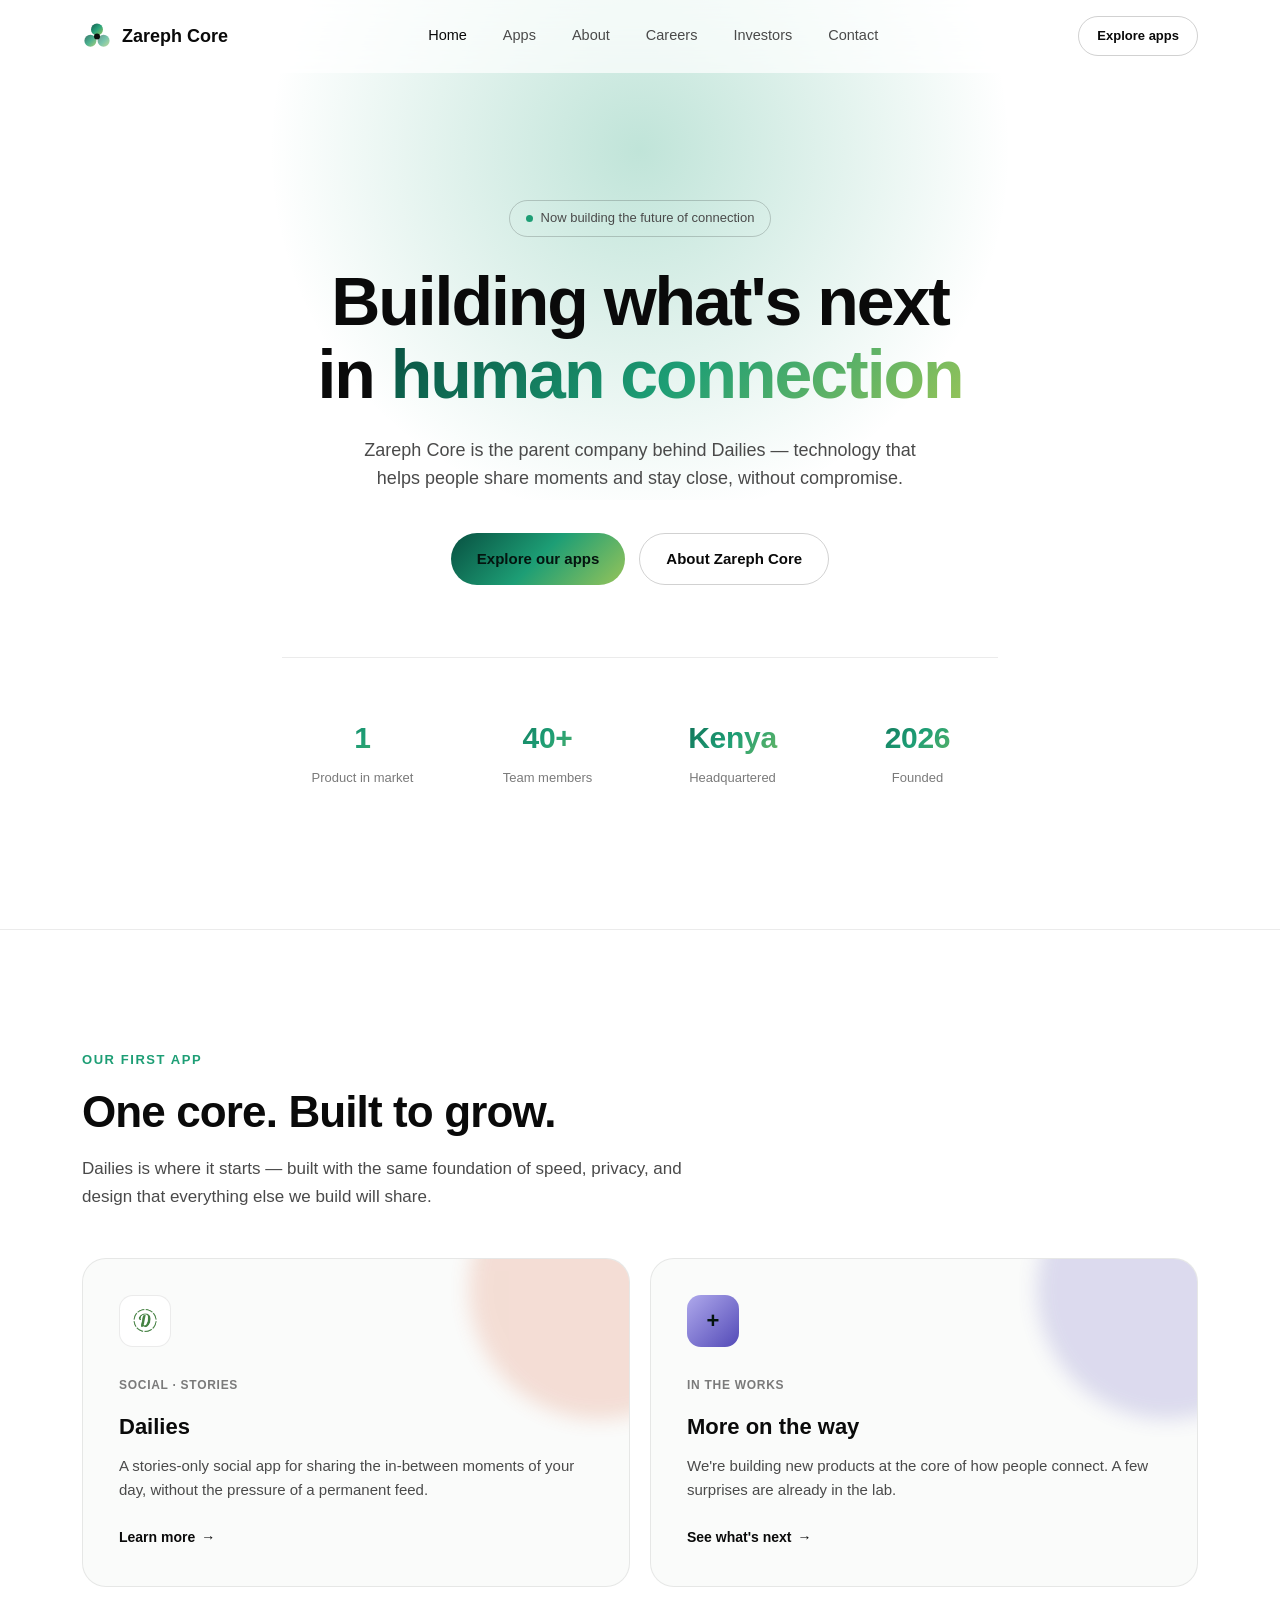
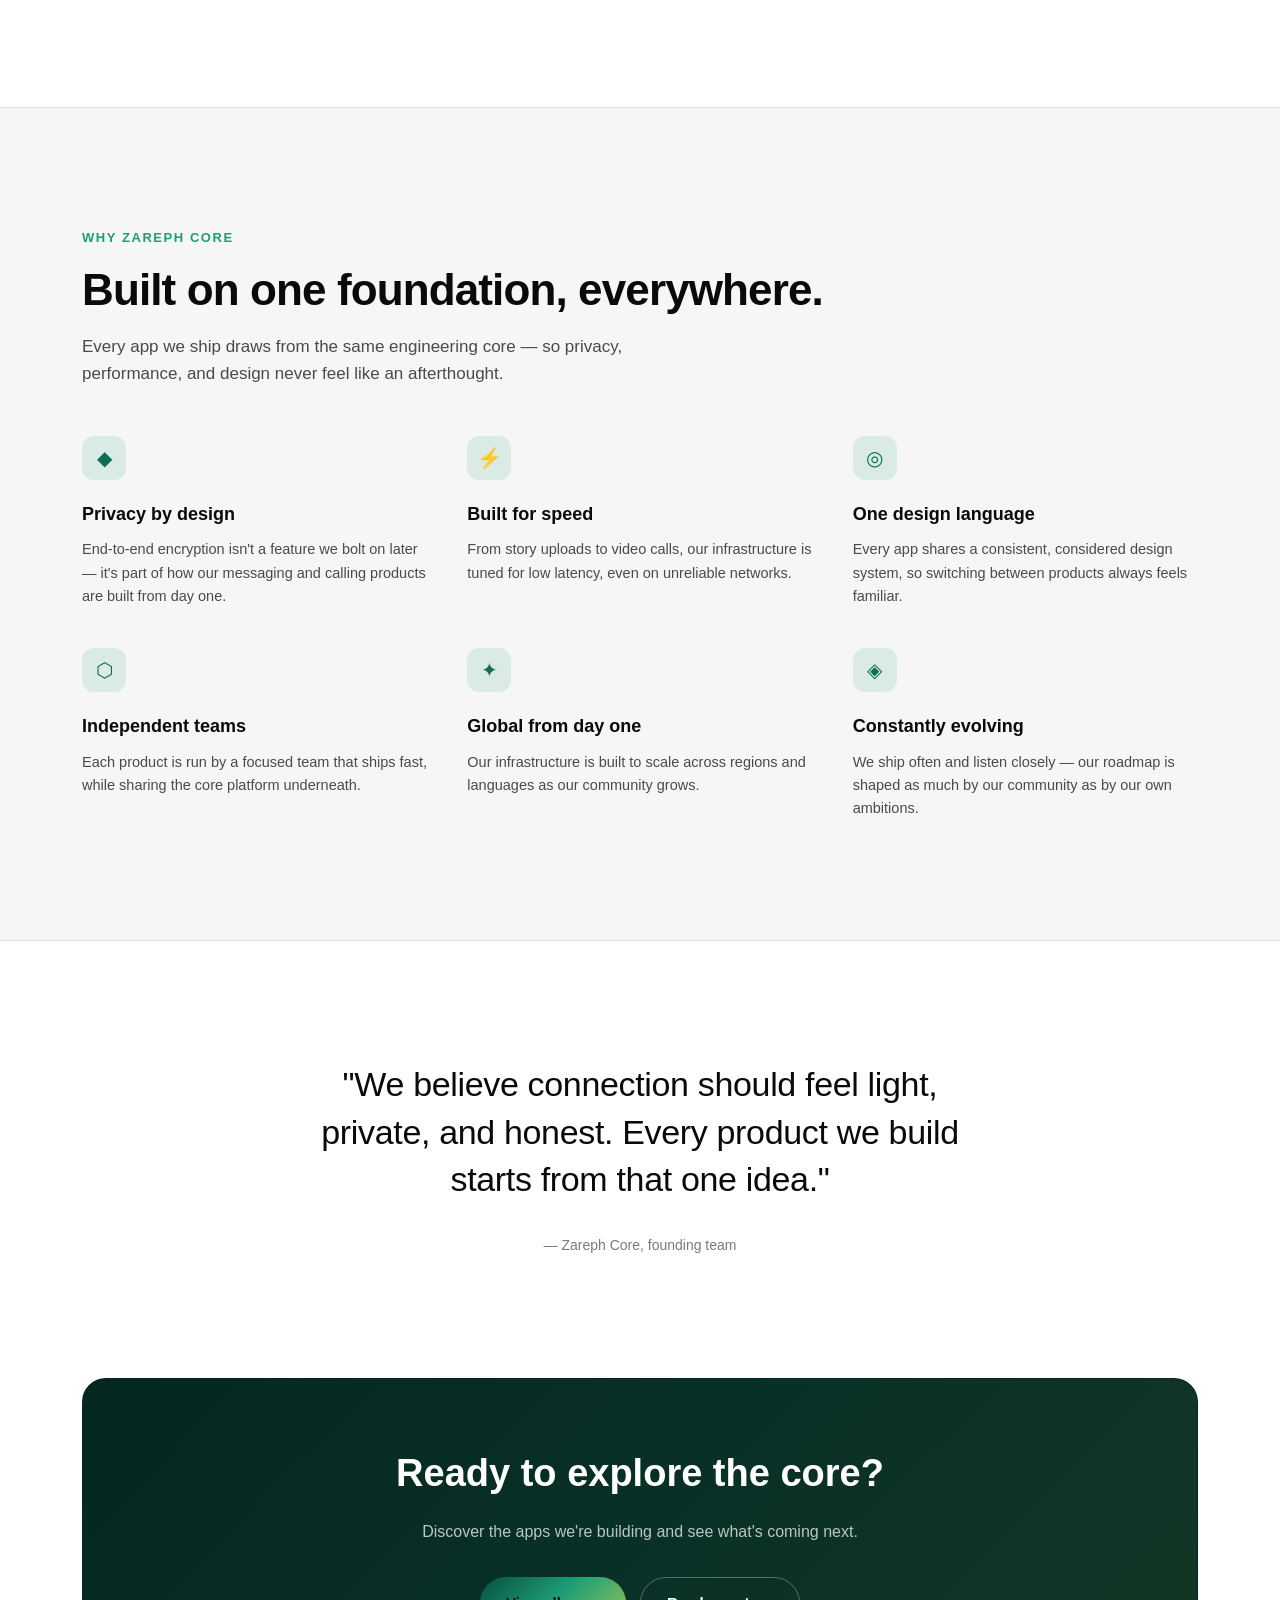
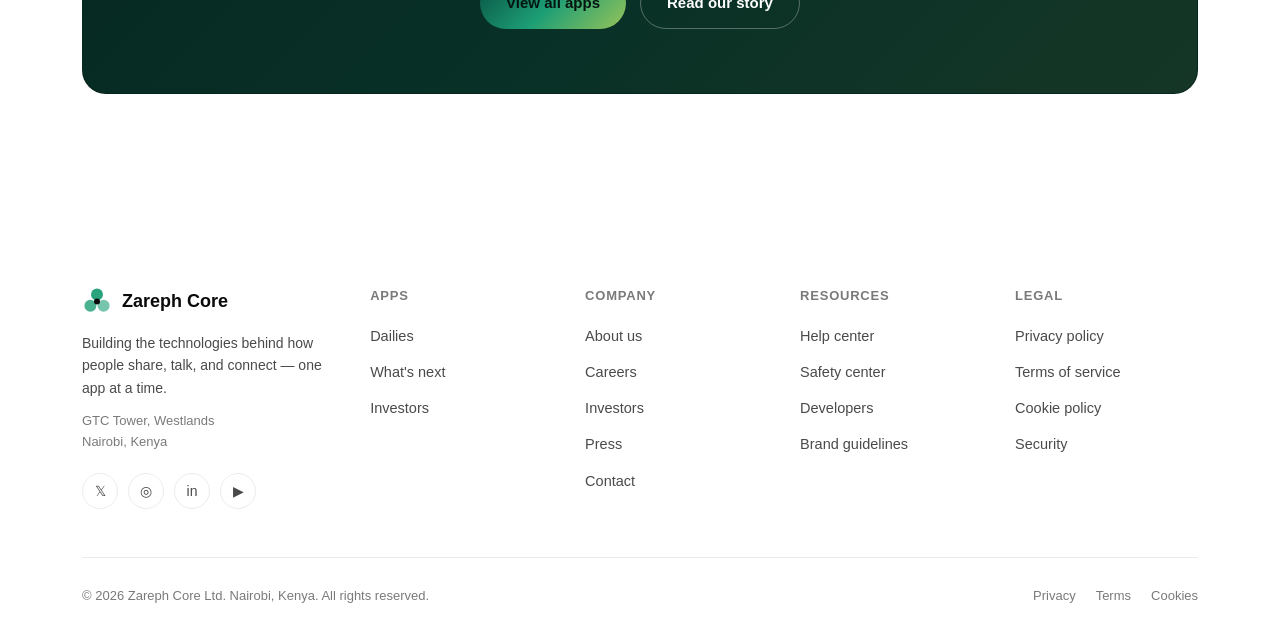
<file: index.html>
<!DOCTYPE html>
<html lang="en">
<head>
<meta charset="UTF-8">
<meta name="viewport" content="width=device-width, initial-scale=1.0">
<title>Zareph Core — Building what's next in connection</title>
<meta name="description" content="Zareph Core is the parent company behind Dailies — building the technologies that help people share, connect, and communicate.">
<link rel="icon" href="assets/favicon.svg" type="image/svg+xml">
<link rel="stylesheet" href="css/variables.css">
<link rel="stylesheet" href="css/nav.css">
<link rel="stylesheet" href="css/hero.css">
<link rel="stylesheet" href="css/products.css">
<link rel="stylesheet" href="css/features.css">
<link rel="stylesheet" href="css/footer.css">
</head>
<body>

<div id="nav-placeholder"></div>

<main>
  <section class="hero">
    <div class="hero-glow"></div>
    <div class="container hero-content">
      <span class="hero-eyebrow"><span class="dot"></span> Now building the future of connection</span>
      <h1>Building what's next<br>in <span class="accent">human connection</span></h1>
      <p>Zareph Core is the parent company behind Dailies — technology that helps people share moments and stay close, without compromise.</p>
      <div class="hero-cta">
        <a href="apps.html" class="btn btn-primary">Explore our apps</a>
        <a href="about.html" class="btn btn-outline">About Zareph Core</a>
      </div>
      <div class="hero-stats">
        <div class="stat">
          <div class="stat-num">1</div>
          <div class="stat-label">Product in market</div>
        </div>
        <div class="stat">
          <div class="stat-num">40+</div>
          <div class="stat-label">Team members</div>
        </div>
        <div class="stat">
          <div class="stat-num">Kenya</div>
          <div class="stat-label">Headquartered</div>
        </div>
        <div class="stat">
          <div class="stat-num">2026</div>
          <div class="stat-label">Founded</div>
        </div>
      </div>
    </div>
  </section>

  <section class="products" id="products">
    <div class="container">
      <span class="section-label">Our first app</span>
      <h2 class="section-heading">One core. Built to grow.</h2>
      <p class="section-sub">Dailies is where it starts — built with the same foundation of speed, privacy, and design that everything else we build will share.</p>

      <div class="product-grid">
        <div class="product-card dailies">
          <div class="glow"></div>
          <div class="product-icon"><img src="assets/products/dailies-logo.png" alt="Dailies logo" style="width: 100%; height: 100%; object-fit: contain; border-radius: inherit;"></div>
          <span class="tag">Social · Stories</span>
          <h3>Dailies</h3>
          <p>A stories-only social app for sharing the in-between moments of your day, without the pressure of a permanent feed.</p>
          <a href="apps.html#dailies" class="learn-link">Learn more <span class="arrow">→</span></a>
        </div>

        <div class="product-card more">
          <div class="glow"></div>
          <div class="product-icon">+</div>
          <span class="tag">In the works</span>
          <h3>More on the way</h3>
          <p>We're building new products at the core of how people connect. A few surprises are already in the lab.</p>
          <a href="about.html#roadmap" class="learn-link">See what's next <span class="arrow">→</span></a>
        </div>
      </div>
    </div>
  </section>

  <section class="features">
    <div class="container">
      <span class="section-label">Why Zareph Core</span>
      <h2 class="section-heading">Built on one foundation, everywhere.</h2>
      <p class="section-sub">Every app we ship draws from the same engineering core — so privacy, performance, and design never feel like an afterthought.</p>

      <div class="feature-grid">
        <div class="feature-item">
          <div class="icon-badge">◆</div>
          <h4>Privacy by design</h4>
          <p>End-to-end encryption isn't a feature we bolt on later — it's part of how our messaging and calling products are built from day one.</p>
        </div>
        <div class="feature-item">
          <div class="icon-badge">⚡</div>
          <h4>Built for speed</h4>
          <p>From story uploads to video calls, our infrastructure is tuned for low latency, even on unreliable networks.</p>
        </div>
        <div class="feature-item">
          <div class="icon-badge">◎</div>
          <h4>One design language</h4>
          <p>Every app shares a consistent, considered design system, so switching between products always feels familiar.</p>
        </div>
        <div class="feature-item">
          <div class="icon-badge">⬡</div>
          <h4>Independent teams</h4>
          <p>Each product is run by a focused team that ships fast, while sharing the core platform underneath.</p>
        </div>
        <div class="feature-item">
          <div class="icon-badge">✦</div>
          <h4>Global from day one</h4>
          <p>Our infrastructure is built to scale across regions and languages as our community grows.</p>
        </div>
        <div class="feature-item">
          <div class="icon-badge">◈</div>
          <h4>Constantly evolving</h4>
          <p>We ship often and listen closely — our roadmap is shaped as much by our community as by our own ambitions.</p>
        </div>
      </div>
    </div>
  </section>

  <section class="mission">
    <div class="container mission-inner">
      <blockquote>"We believe connection should feel light, private, and honest. Every product we build starts from that one idea."</blockquote>
      <cite>— Zareph Core, founding team</cite>
    </div>
  </section>

  <section class="cta-band">
    <div class="cta-band-inner">
      <h2>Ready to explore the core?</h2>
      <p>Discover the apps we're building and see what's coming next.</p>
      <div class="hero-cta">
        <a href="apps.html" class="btn btn-primary">View all apps</a>
        <a href="about.html" class="btn btn-outline">Read our story</a>
      </div>
    </div>
  </section>
</main>

<div id="footer-placeholder"></div>

<script src="js/include.js"></script>
<script src="js/nav.js"></script>
<script src="js/main.js"></script>
</body>
</html>
</file>
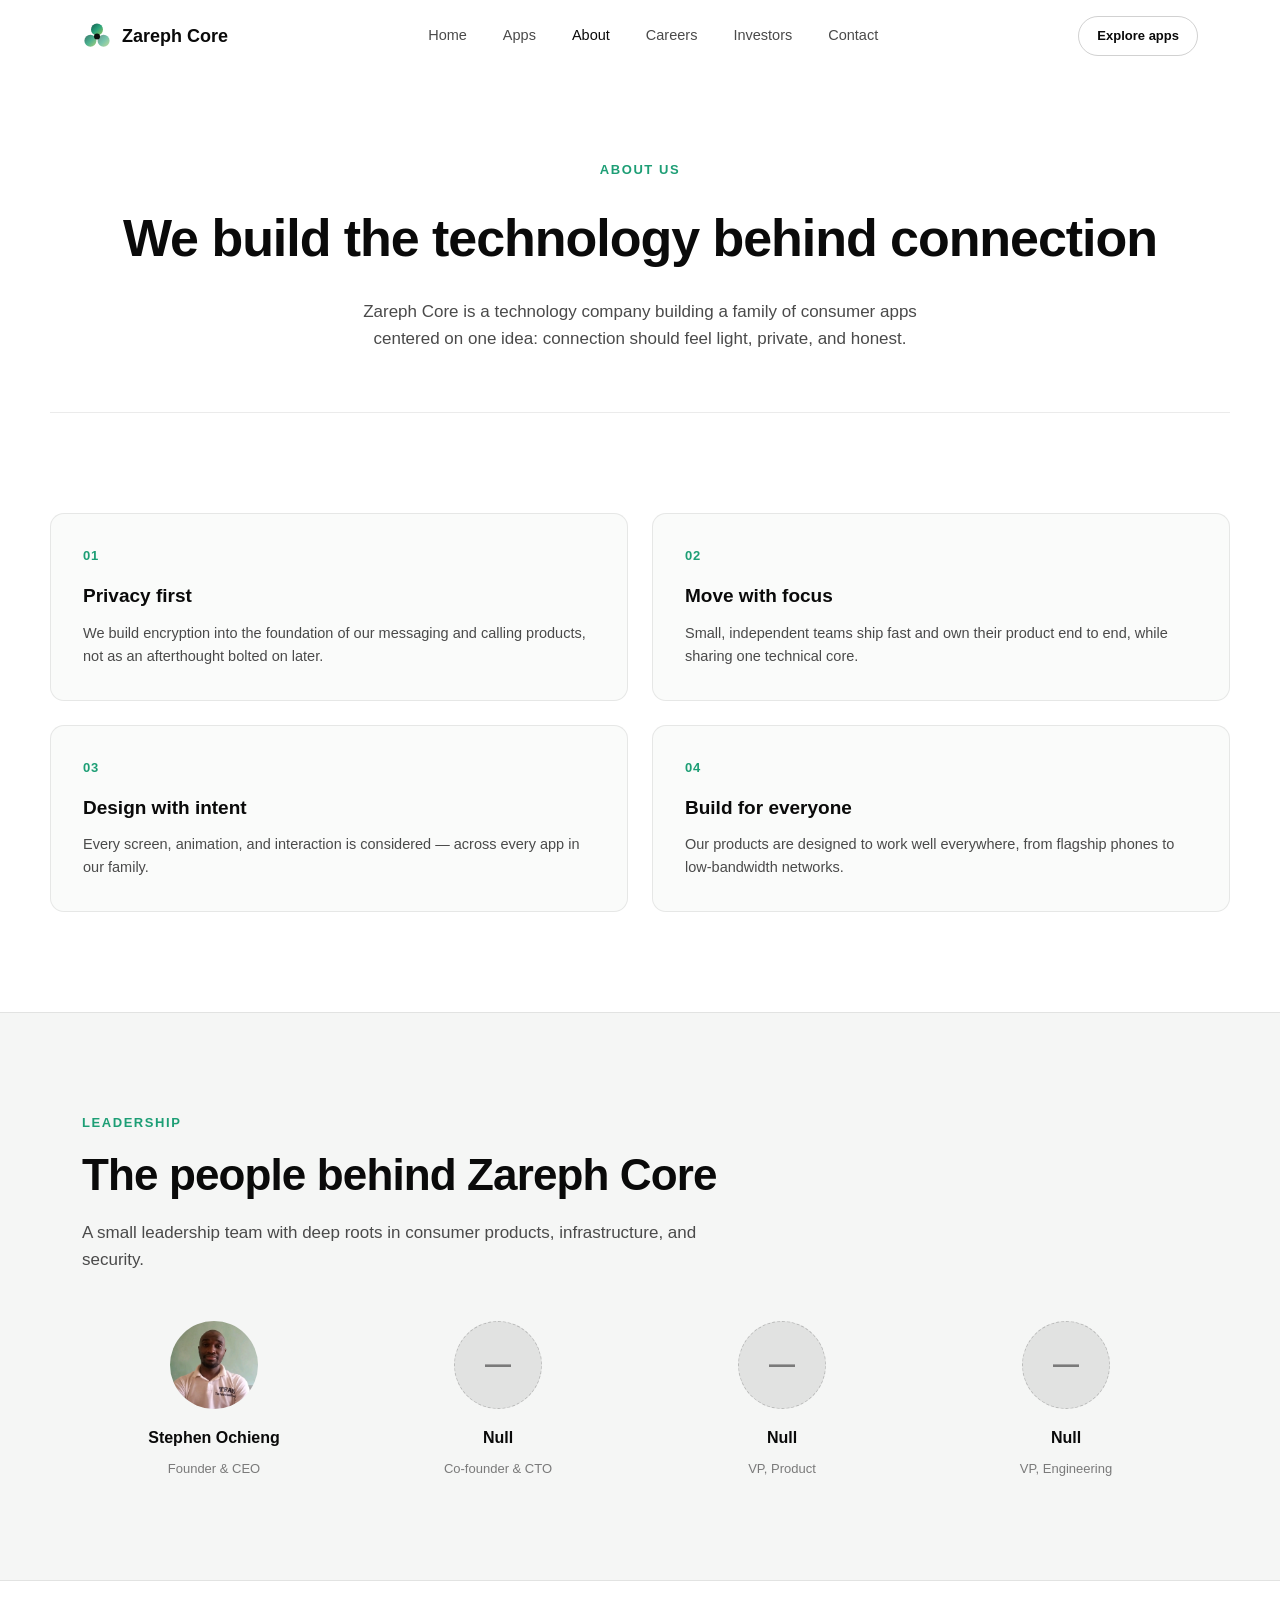
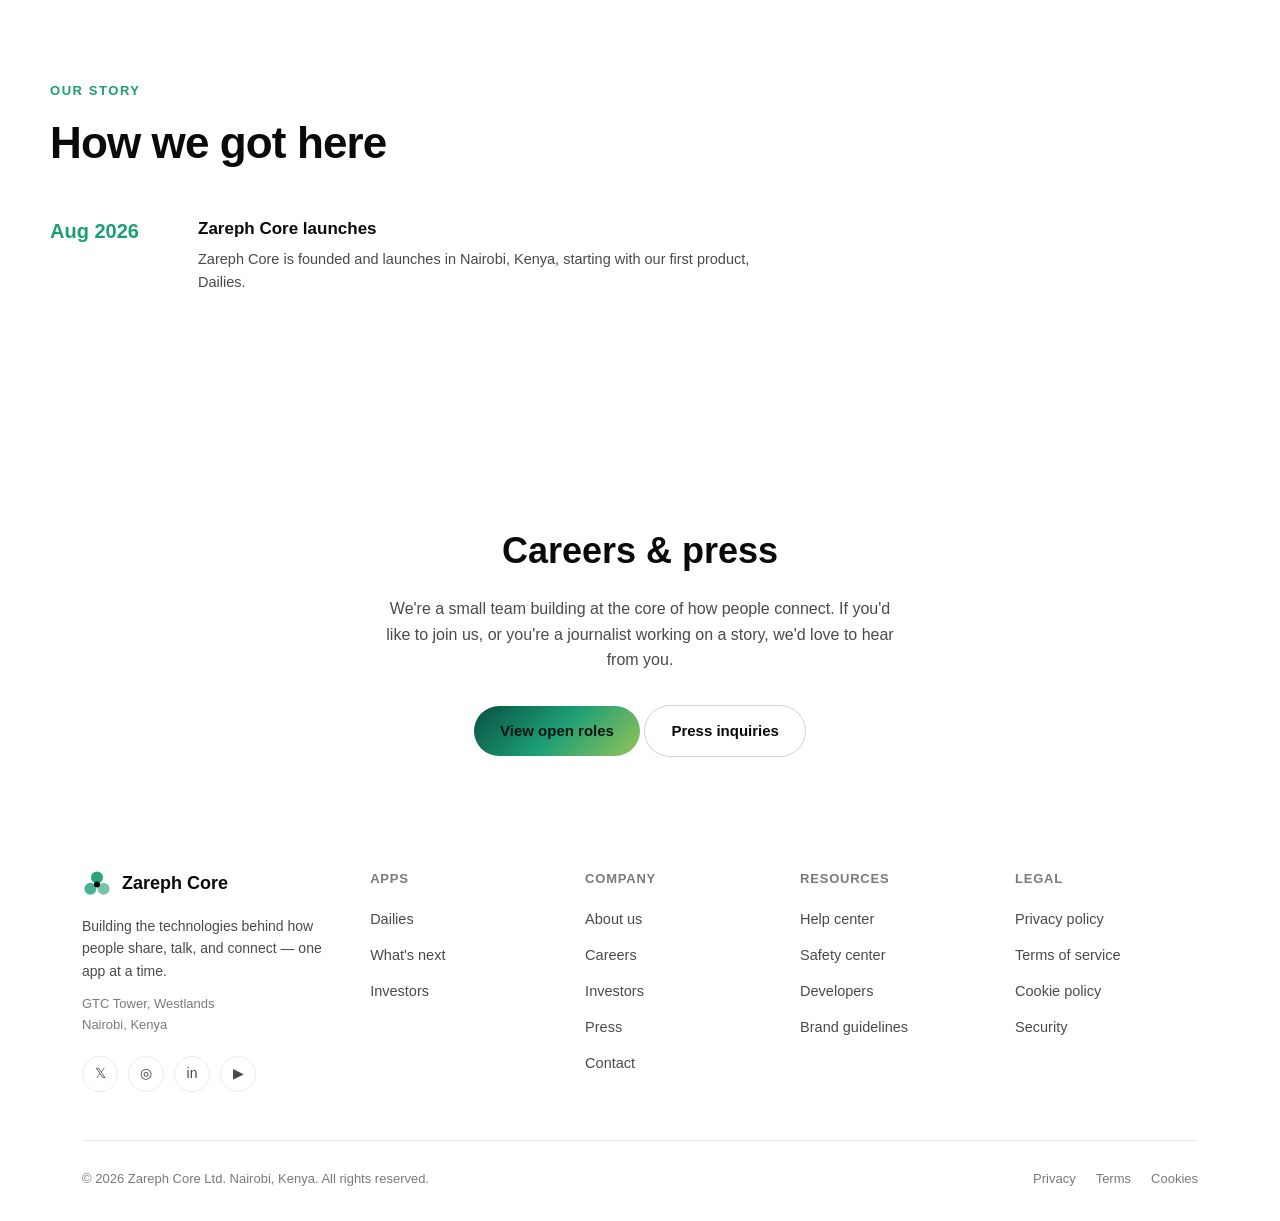
<file: about.html>
<!DOCTYPE html>
<html lang="en">
<head>
<meta charset="UTF-8">
<meta name="viewport" content="width=device-width, initial-scale=1.0">
<title>About — Zareph Core</title>
<meta name="description" content="Learn about Zareph Core, the parent company behind Dailies.">
<link rel="icon" href="assets/favicon.svg" type="image/svg+xml">
<link rel="stylesheet" href="css/variables.css">
<link rel="stylesheet" href="css/nav.css">
<link rel="stylesheet" href="css/apps-page.css">
<link rel="stylesheet" href="css/about-page.css">
<link rel="stylesheet" href="css/features.css">
<link rel="stylesheet" href="css/footer.css">
</head>
<body>

<div id="nav-placeholder"></div>

<main>
  <section class="page-header container">
    <span class="section-label">About us</span>
    <h1>We build the technology behind connection</h1>
    <p>Zareph Core is a technology company building a family of consumer apps centered on one idea: connection should feel light, private, and honest.</p>
  </section>

  <section class="values container">
    <div class="value-grid">
      <div class="value-card">
        <div class="num">01</div>
        <h4>Privacy first</h4>
        <p>We build encryption into the foundation of our messaging and calling products, not as an afterthought bolted on later.</p>
      </div>
      <div class="value-card">
        <div class="num">02</div>
        <h4>Move with focus</h4>
        <p>Small, independent teams ship fast and own their product end to end, while sharing one technical core.</p>
      </div>
      <div class="value-card">
        <div class="num">03</div>
        <h4>Design with intent</h4>
        <p>Every screen, animation, and interaction is considered — across every app in our family.</p>
      </div>
      <div class="value-card">
        <div class="num">04</div>
        <h4>Build for everyone</h4>
        <p>Our products are designed to work well everywhere, from flagship phones to low-bandwidth networks.</p>
      </div>
    </div>
  </section>

  <section class="team-section" id="team">
    <div class="container">
      <span class="section-label">Leadership</span>
      <h2 class="section-heading">The people behind Zareph Core</h2>
      <p class="section-sub">A small leadership team with deep roots in consumer products, infrastructure, and security.</p>
      <div class="team-grid">
        <div class="team-card">
          <div class="team-avatar" style="padding:0; overflow:hidden;">
            <img src="assets/team/stephen-ochieng.png" alt="Stephen Ochieng" style="width:100%; height:100%; object-fit:cover;">
          </div>
          <h5>Stephen Ochieng</h5>
          <span>Founder &amp; CEO</span>
        </div>
        <div class="team-card">
          <div class="team-avatar" style="background:var(--border-soft); color: var(--text-muted); border: 1px dashed var(--border-strong);">—</div>
          <h5>Null</h5>
          <span>Co-founder &amp; CTO</span>
        </div>
        <div class="team-card">
          <div class="team-avatar" style="background:var(--border-soft); color: var(--text-muted); border: 1px dashed var(--border-strong);">—</div>
          <h5>Null</h5>
          <span>VP, Product</span>
        </div>
        <div class="team-card">
          <div class="team-avatar" style="background:var(--border-soft); color: var(--text-muted); border: 1px dashed var(--border-strong);">—</div>
          <h5>Null</h5>
          <span>VP, Engineering</span>
        </div>
      </div>
    </div>
  </section>

  <section class="timeline container" id="roadmap">
    <span class="section-label">Our story</span>
    <h2 class="section-heading">How we got here</h2>

    <div class="timeline-row">
      <div class="timeline-year">Aug 2026</div>
      <div class="timeline-copy">
        <h4>Zareph Core launches</h4>
        <p>Zareph Core is founded and launches in Nairobi, Kenya, starting with our first product, Dailies.</p>
      </div>
    </div>
  </section>

  <section class="contact-section container">
    <h2>Careers &amp; press</h2>
    <p>We're a small team building at the core of how people connect. If you'd like to join us, or you're a journalist working on a story, we'd love to hear from you.</p>
    <div class="hero-cta">
      <a href="careers.html" class="btn btn-primary">View open roles</a>
      <a href="contact.html#press" class="btn btn-outline">Press inquiries</a>
    </div>
  </section>
</main>

<div id="footer-placeholder"></div>

<script src="js/include.js"></script>
<script src="js/nav.js"></script>
<script src="js/main.js"></script>
</body>
</html>
</file>
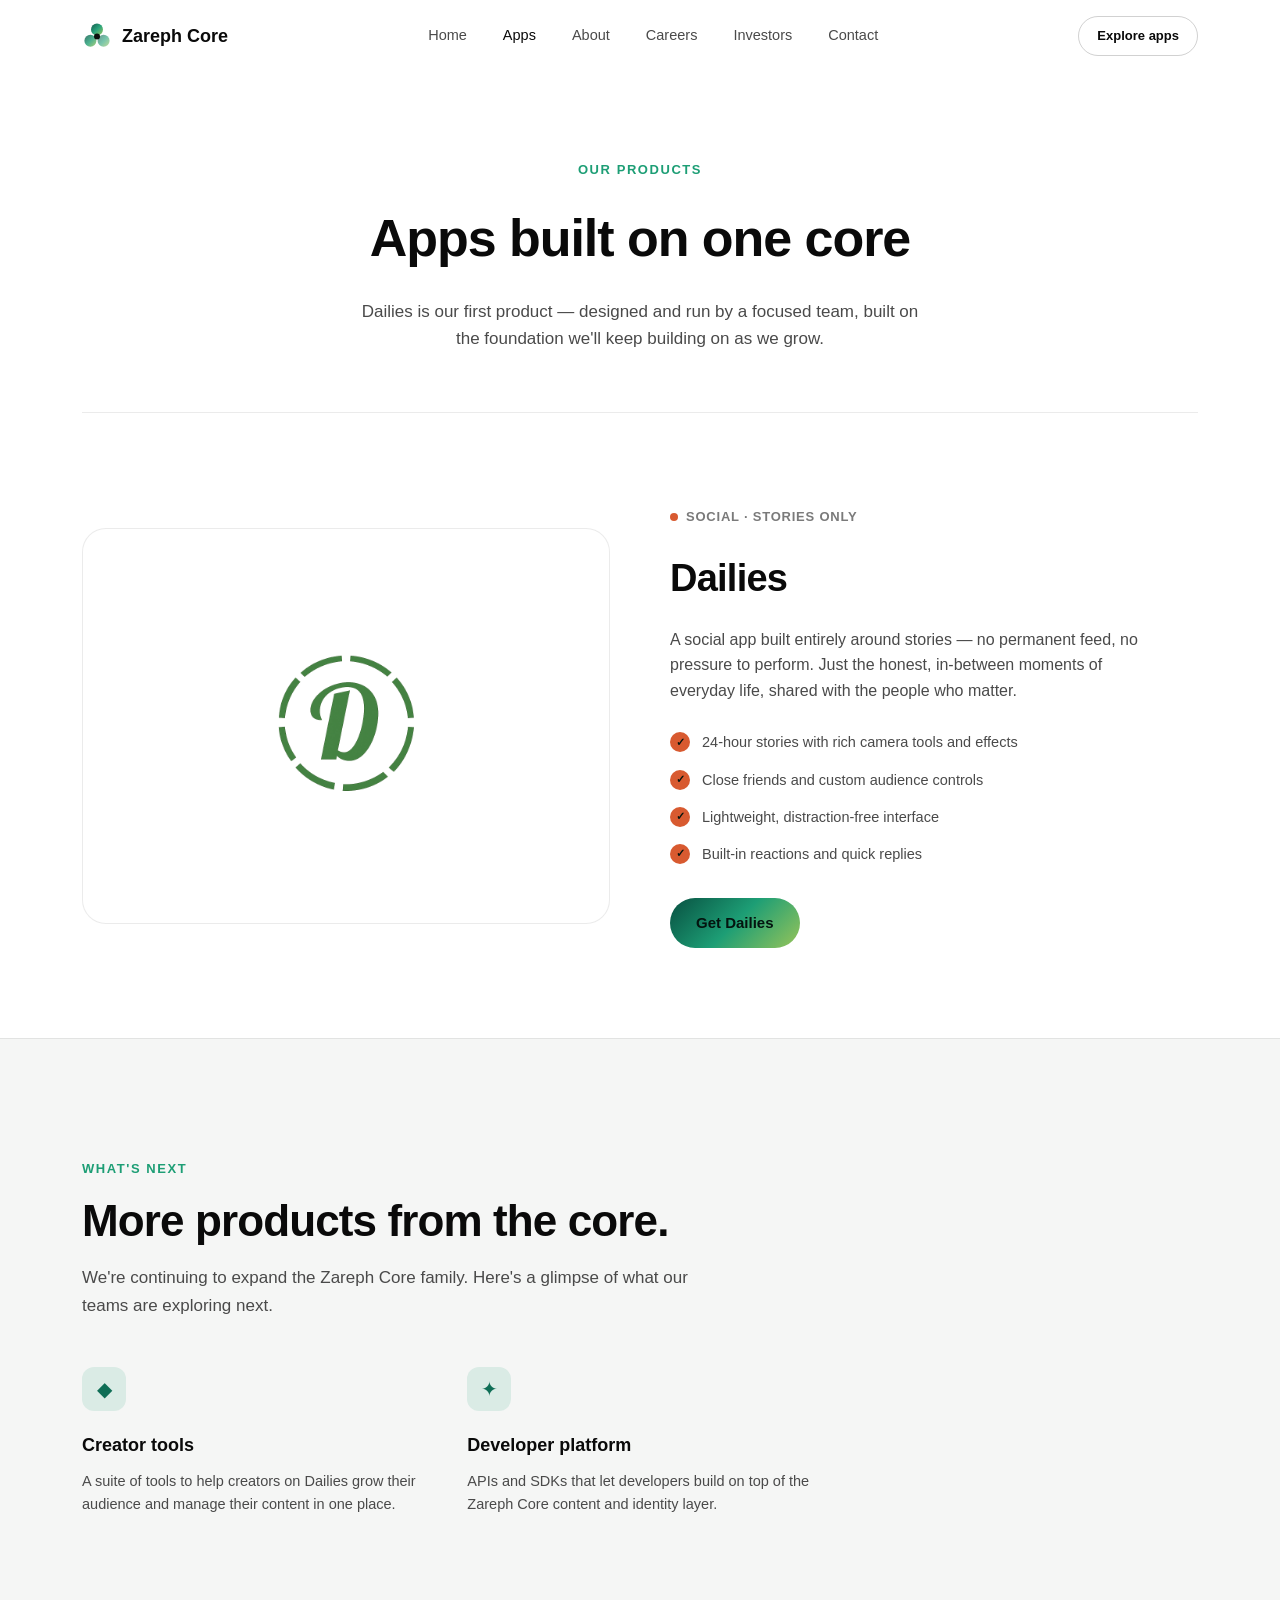
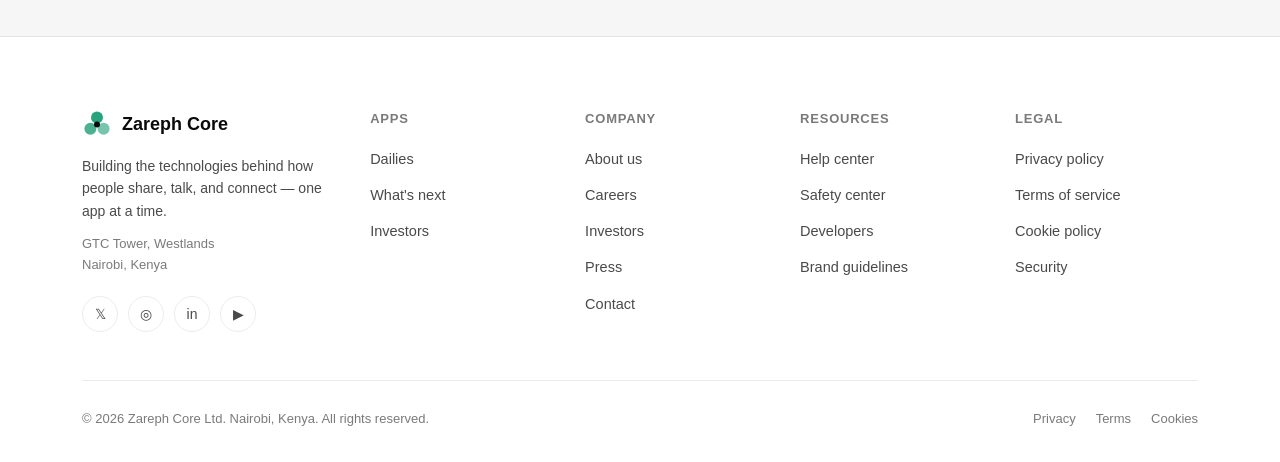
<file: apps.html>
<!DOCTYPE html>
<html lang="en">
<head>
<meta charset="UTF-8">
<meta name="viewport" content="width=device-width, initial-scale=1.0">
<title>Our Apps — Zareph Core</title>
<meta name="description" content="Explore Dailies, the app built by Zareph Core.">
<link rel="icon" href="assets/favicon.svg" type="image/svg+xml">
<link rel="stylesheet" href="css/variables.css">
<link rel="stylesheet" href="css/nav.css">
<link rel="stylesheet" href="css/apps-page.css">
<link rel="stylesheet" href="css/features.css">
<link rel="stylesheet" href="css/footer.css">
</head>
<body>

<div id="nav-placeholder"></div>

<main>
  <section class="page-header container">
    <span class="section-label">Our products</span>
    <h1>Apps built on one core</h1>
    <p>Dailies is our first product — designed and run by a focused team, built on the foundation we'll keep building on as we grow.</p>
  </section>

  <div class="container">
    <article class="app-detail dailies" id="dailies">
      <div class="app-visual" style="background: #FFFFFF;">
        <img src="assets/products/dailies-logo.png" alt="Dailies logo" style="width: 45%; max-width: 200px;">
      </div>
      <div class="app-copy">
        <span class="app-detail-tag"><span class="dot"></span>Social · Stories only</span>
        <h2>Dailies</h2>
        <p class="lead">A social app built entirely around stories — no permanent feed, no pressure to perform. Just the honest, in-between moments of everyday life, shared with the people who matter.</p>
        <ul class="app-detail-list">
          <li><span class="check">✓</span>24-hour stories with rich camera tools and effects</li>
          <li><span class="check">✓</span>Close friends and custom audience controls</li>
          <li><span class="check">✓</span>Lightweight, distraction-free interface</li>
          <li><span class="check">✓</span>Built-in reactions and quick replies</li>
        </ul>
        <a href="https://appdailies.github.io/dailies" class="btn btn-primary">Get Dailies</a>
      </div>
    </article>
  </div>

  <section class="features" id="roadmap">
    <div class="container">
      <span class="section-label">What's next</span>
      <h2 class="section-heading">More products from the core.</h2>
      <p class="section-sub">We're continuing to expand the Zareph Core family. Here's a glimpse of what our teams are exploring next.</p>

      <div class="feature-grid">
        <div class="feature-item">
          <div class="icon-badge">◆</div>
          <h4>Creator tools</h4>
          <p>A suite of tools to help creators on Dailies grow their audience and manage their content in one place.</p>
        </div>
        <div class="feature-item">
          <div class="icon-badge">✦</div>
          <h4>Developer platform</h4>
          <p>APIs and SDKs that let developers build on top of the Zareph Core content and identity layer.</p>
        </div>
      </div>
    </div>
  </section>
</main>

<div id="footer-placeholder"></div>

<script src="js/include.js"></script>
<script src="js/nav.js"></script>
<script src="js/main.js"></script>
</body>
</html>
</file>
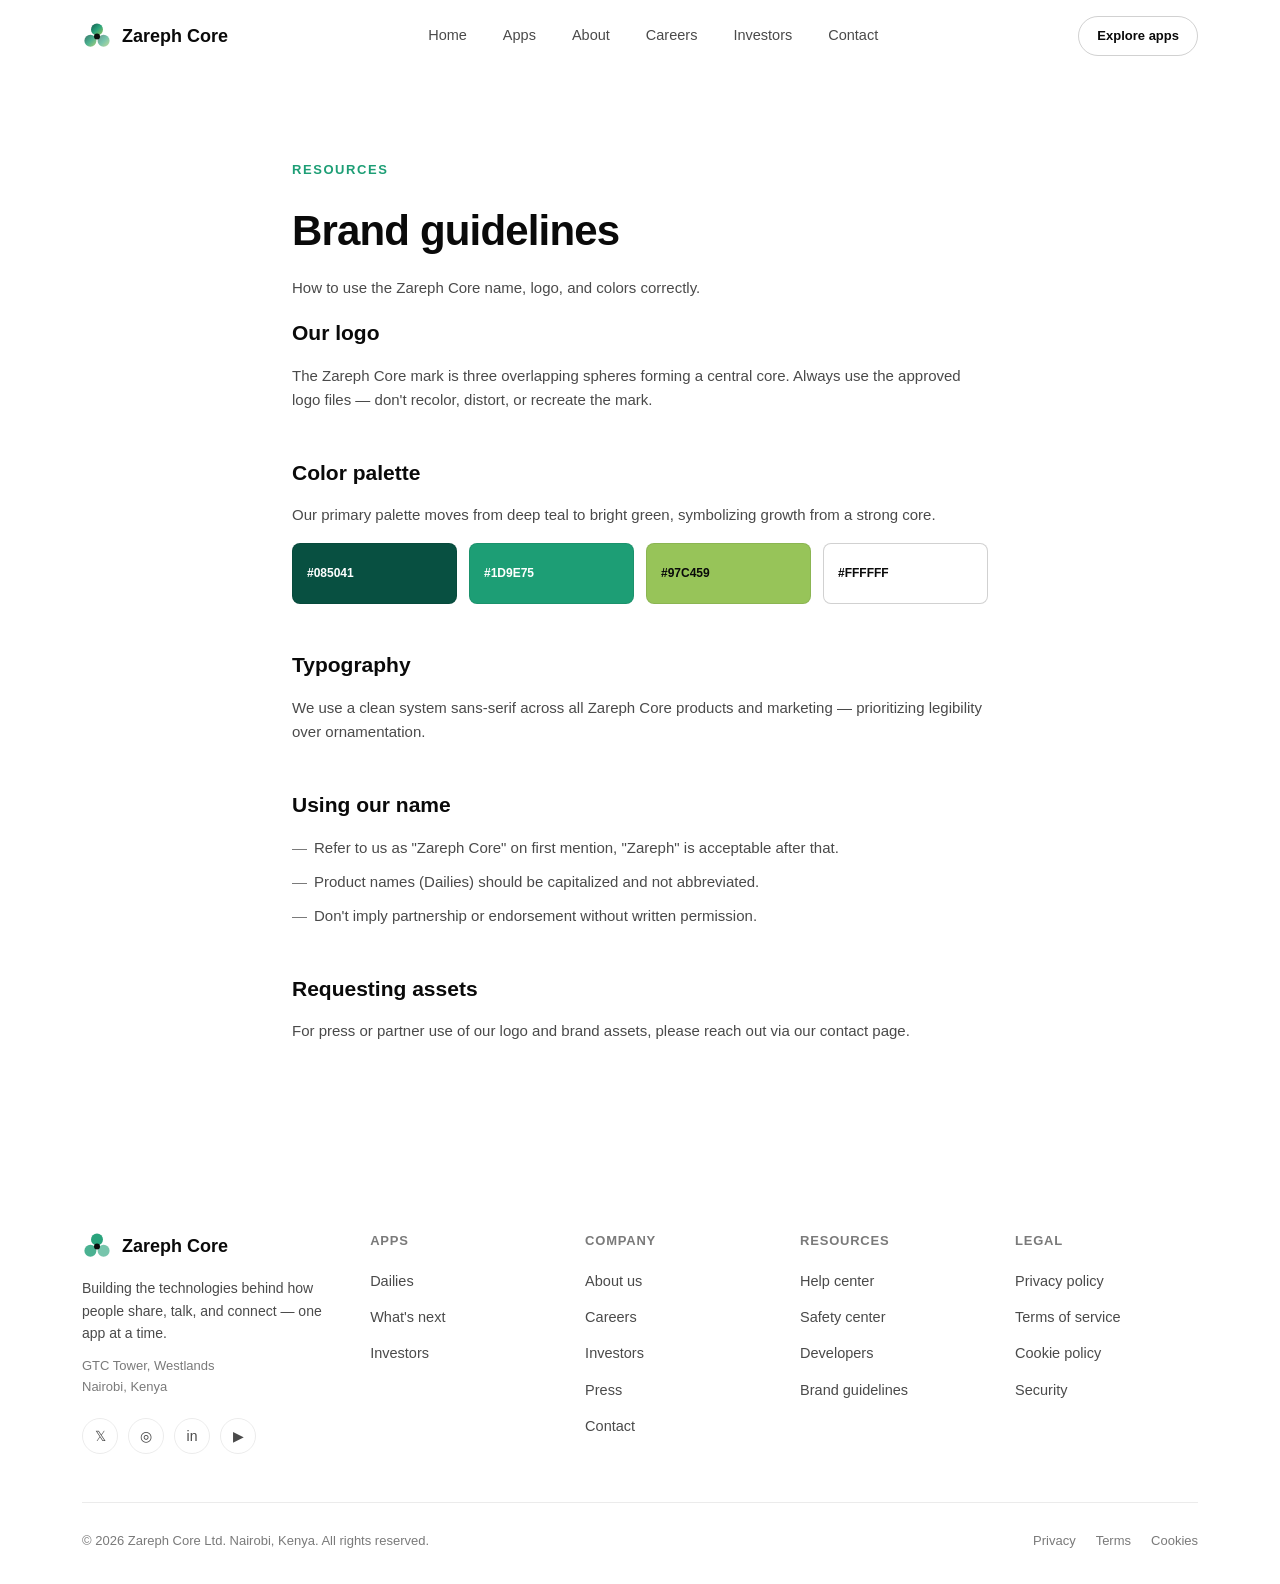
<file: brand-guidelines.html>
<!DOCTYPE html>
<html lang="en">
<head>
<meta charset="UTF-8">
<meta name="viewport" content="width=device-width, initial-scale=1.0">
<title>Brand Guidelines — Zareph Core</title>
<meta name="description" content="Logo usage, color palette, and typography for the Zareph Core brand.">
<link rel="icon" href="assets/favicon.svg" type="image/svg+xml">
<link rel="stylesheet" href="css/variables.css">
<link rel="stylesheet" href="css/nav.css">
<link rel="stylesheet" href="css/doc-page.css">
<link rel="stylesheet" href="css/footer.css">
</head>
<body>

<div id="nav-placeholder"></div>

<main>
  <div class="container doc-page">
    <span class="section-label">Resources</span>
    <h1>Brand guidelines</h1>
    <p class="doc-updated">How to use the Zareph Core name, logo, and colors correctly.</p>

    <h2>Our logo</h2>
    <p>The Zareph Core mark is three overlapping spheres forming a central core. Always use the approved logo files — don't recolor, distort, or recreate the mark.</p>

    <h2>Color palette</h2>
    <p>Our primary palette moves from deep teal to bright green, symbolizing growth from a strong core.</p>
    <div class="brand-swatches">
      <div class="swatch" style="background:#085041;">#085041</div>
      <div class="swatch" style="background:#1D9E75;">#1D9E75</div>
      <div class="swatch light" style="background:#97C459;">#97C459</div>
      <div class="swatch light" style="background:#FFFFFF; border-color: var(--border-strong);">#FFFFFF</div>
    </div>

    <h2>Typography</h2>
    <p>We use a clean system sans-serif across all Zareph Core products and marketing — prioritizing legibility over ornamentation.</p>

    <h2>Using our name</h2>
    <ul>
      <li>Refer to us as "Zareph Core" on first mention, "Zareph" is acceptable after that.</li>
      <li>Product names (Dailies) should be capitalized and not abbreviated.</li>
      <li>Don't imply partnership or endorsement without written permission.</li>
    </ul>

    <h2>Requesting assets</h2>
    <p>For press or partner use of our logo and brand assets, please reach out via our contact page.</p>
  </div>
</main>

<div id="footer-placeholder"></div>

<script src="js/include.js"></script>
<script src="js/nav.js"></script>
</body>
</html>
</file>
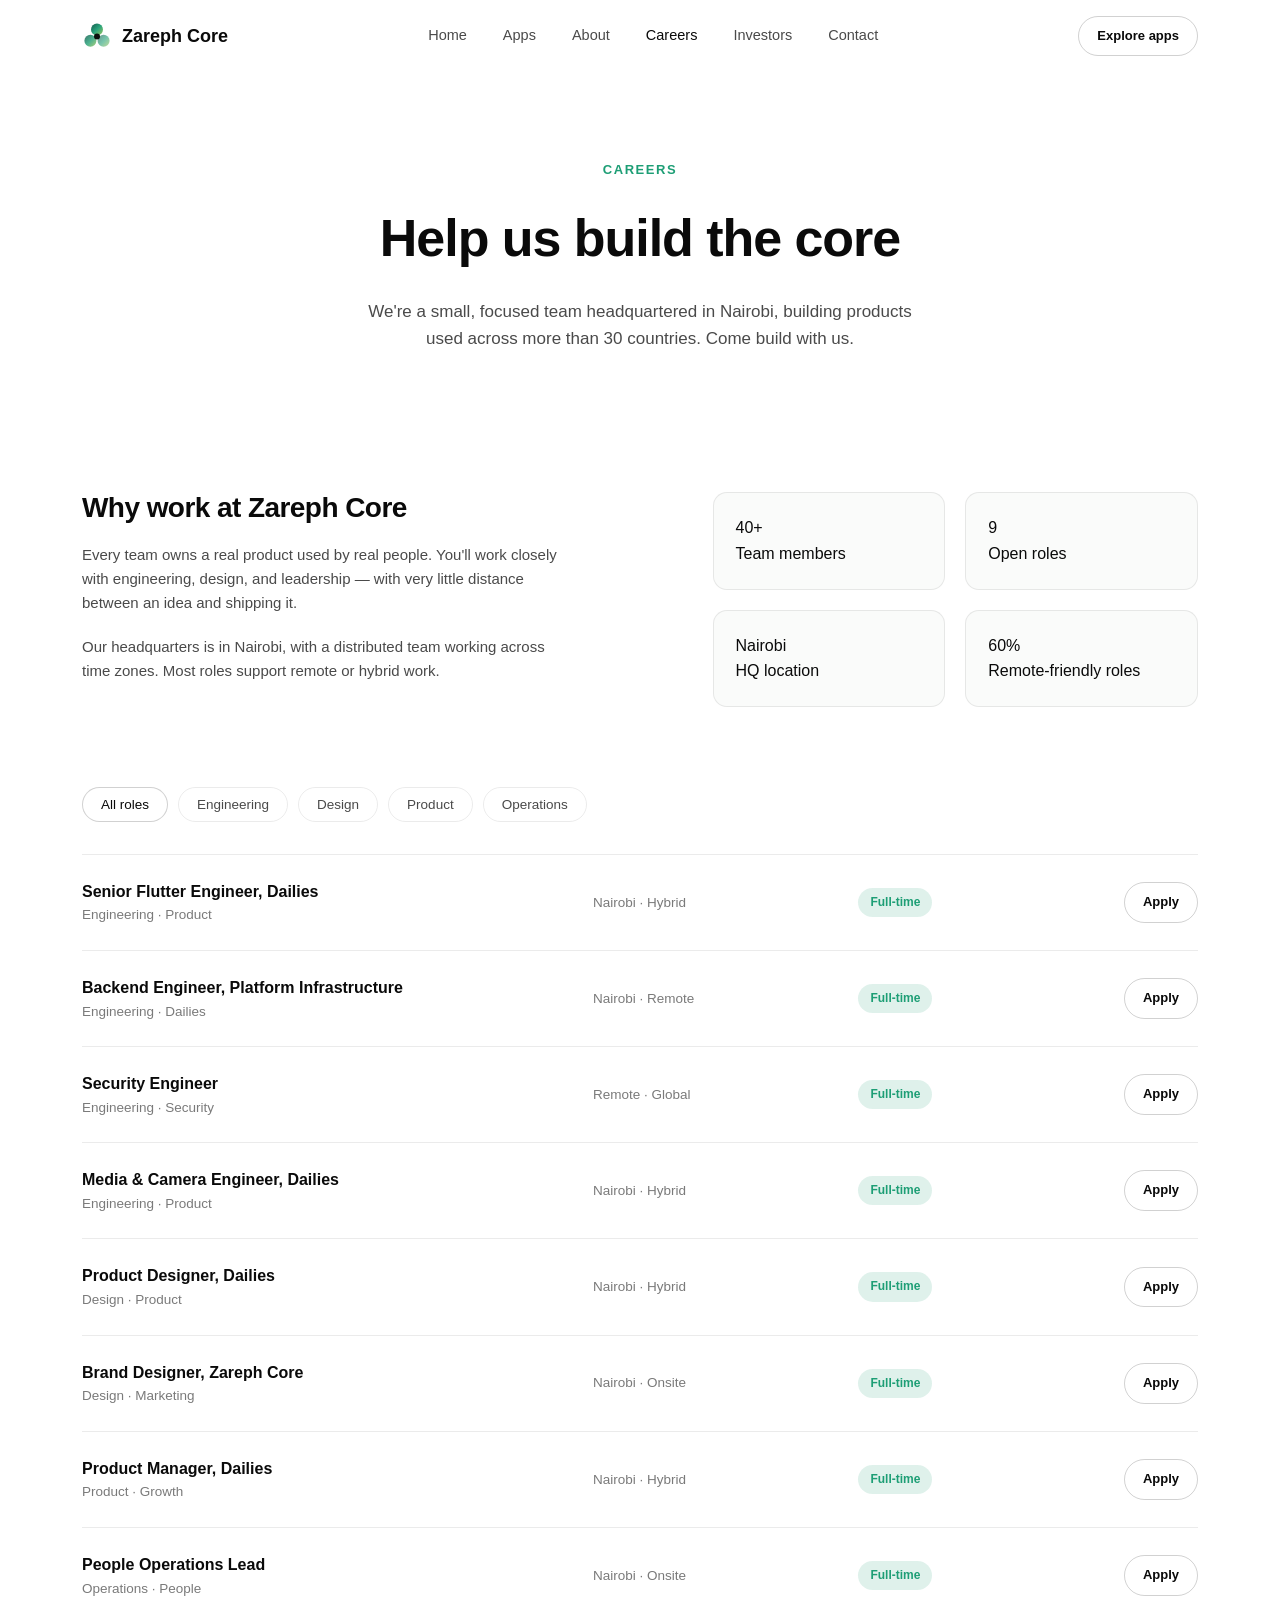
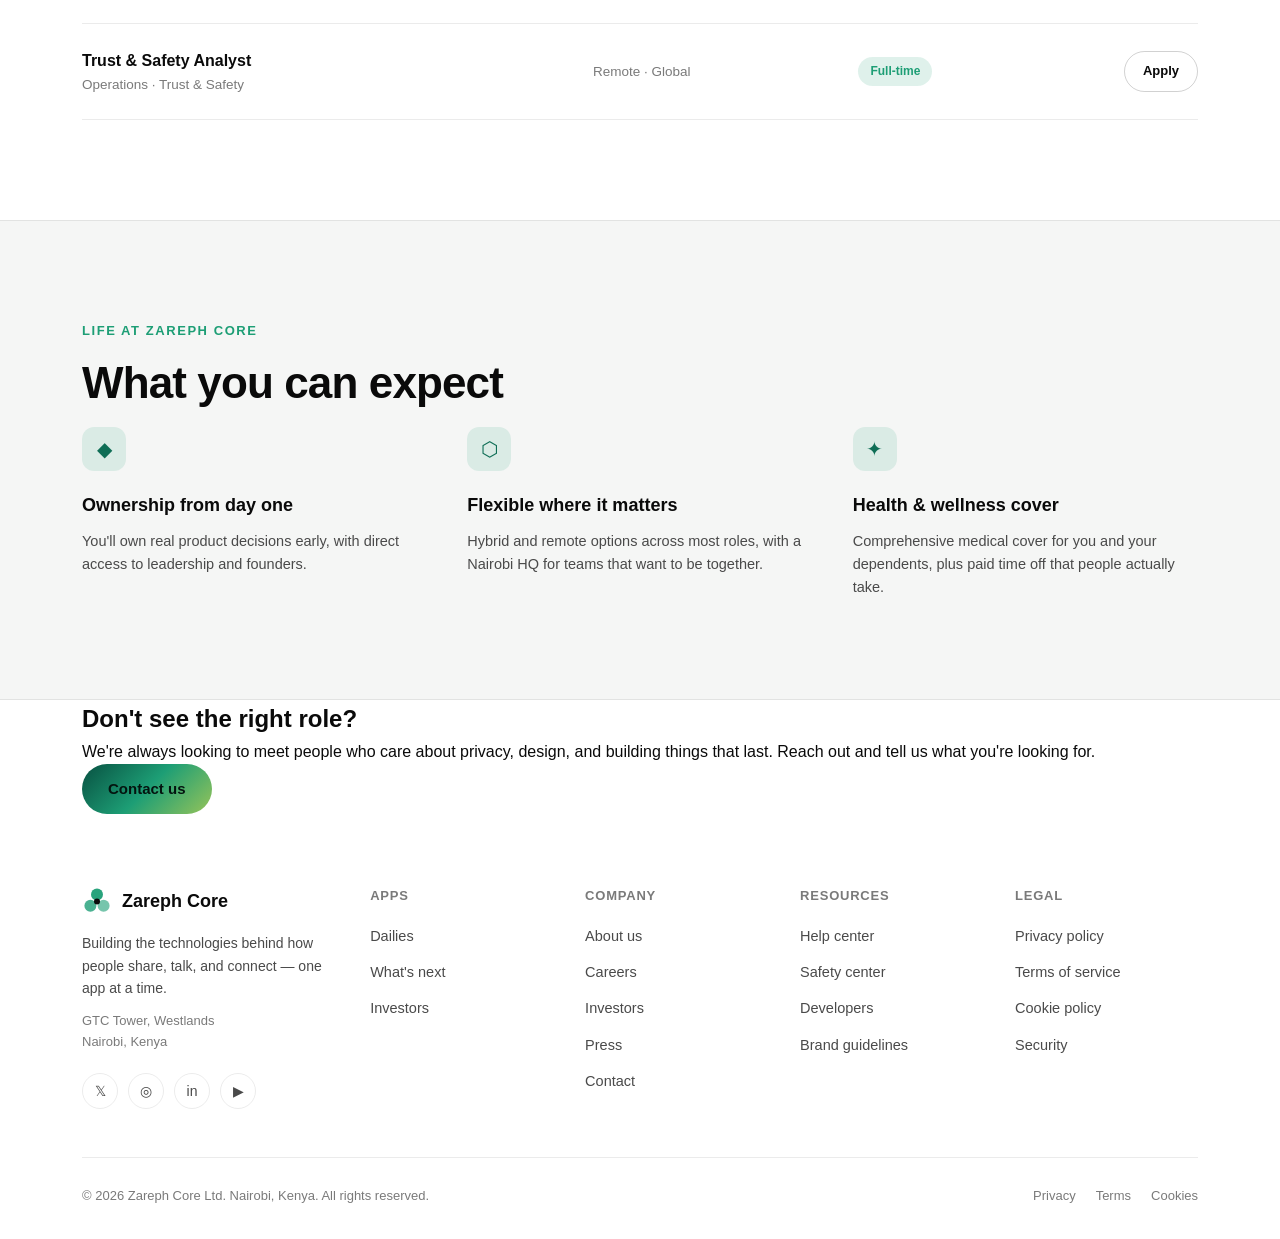
<file: careers.html>
<!DOCTYPE html>
<html lang="en">
<head>
<meta charset="UTF-8">
<meta name="viewport" content="width=device-width, initial-scale=1.0">
<title>Careers — Zareph Core</title>
<meta name="description" content="Join Zareph Core. Open roles across engineering, design, and product in Nairobi and remote.">
<link rel="icon" href="assets/favicon.svg" type="image/svg+xml">
<link rel="stylesheet" href="css/variables.css">
<link rel="stylesheet" href="css/nav.css">
<link rel="stylesheet" href="css/apps-page.css">
<link rel="stylesheet" href="css/careers-page.css">
<link rel="stylesheet" href="css/features.css">
<link rel="stylesheet" href="css/footer.css">
</head>
<body>

<div id="nav-placeholder"></div>

<main>
  <section class="page-header container">
    <span class="section-label">Careers</span>
    <h1>Help us build the core</h1>
    <p>We're a small, focused team headquartered in Nairobi, building products used across more than 30 countries. Come build with us.</p>
  </section>

  <section class="careers-intro container">
    <div>
      <h2 class="section-heading" style="font-size: 28px;">Why work at Zareph Core</h2>
      <p style="color: var(--text-secondary); font-size: 15px; margin-bottom: 20px; max-width: 480px;">
        Every team owns a real product used by real people. You'll work closely with engineering, design, and leadership — with very little distance between an idea and shipping it.
      </p>
      <p style="color: var(--text-secondary); font-size: 15px; max-width: 480px;">
        Our headquarters is in Nairobi, with a distributed team working across time zones. Most roles support remote or hybrid work.
      </p>
    </div>
    <div class="stat-block">
      <div class="stat">
        <div class="stat-num">40+</div>
        <div class="stat-label">Team members</div>
      </div>
      <div class="stat">
        <div class="stat-num">9</div>
        <div class="stat-label">Open roles</div>
      </div>
      <div class="stat">
        <div class="stat-num">Nairobi</div>
        <div class="stat-label">HQ location</div>
      </div>
      <div class="stat">
        <div class="stat-num">60%</div>
        <div class="stat-label">Remote-friendly roles</div>
      </div>
    </div>
  </section>

  <section class="container" style="padding-bottom: 100px;">
    <div class="job-filters" id="jobFilters">
      <button class="job-filter active" data-filter="all">All roles</button>
      <button class="job-filter" data-filter="engineering">Engineering</button>
      <button class="job-filter" data-filter="design">Design</button>
      <button class="job-filter" data-filter="product">Product</button>
      <button class="job-filter" data-filter="operations">Operations</button>
    </div>

    <div class="job-list" id="jobList">
      <div class="job-row" data-category="engineering">
        <div>
          <div class="job-title">Senior Flutter Engineer, Dailies</div>
          <div class="job-meta">Engineering · Product</div>
        </div>
        <div class="job-meta">Nairobi · Hybrid</div>
        <span class="job-tag">Full-time</span>
        <a href="contact.html" class="btn btn-outline btn-sm">Apply</a>
      </div>

      <div class="job-row" data-category="engineering">
        <div>
          <div class="job-title">Backend Engineer, Platform Infrastructure</div>
          <div class="job-meta">Engineering · Dailies</div>
        </div>
        <div class="job-meta">Nairobi · Remote</div>
        <span class="job-tag">Full-time</span>
        <a href="contact.html" class="btn btn-outline btn-sm">Apply</a>
      </div>

      <div class="job-row" data-category="engineering">
        <div>
          <div class="job-title">Security Engineer</div>
          <div class="job-meta">Engineering · Security</div>
        </div>
        <div class="job-meta">Remote · Global</div>
        <span class="job-tag">Full-time</span>
        <a href="contact.html" class="btn btn-outline btn-sm">Apply</a>
      </div>

      <div class="job-row" data-category="engineering">
        <div>
          <div class="job-title">Media &amp; Camera Engineer, Dailies</div>
          <div class="job-meta">Engineering · Product</div>
        </div>
        <div class="job-meta">Nairobi · Hybrid</div>
        <span class="job-tag">Full-time</span>
        <a href="contact.html" class="btn btn-outline btn-sm">Apply</a>
      </div>

      <div class="job-row" data-category="design">
        <div>
          <div class="job-title">Product Designer, Dailies</div>
          <div class="job-meta">Design · Product</div>
        </div>
        <div class="job-meta">Nairobi · Hybrid</div>
        <span class="job-tag">Full-time</span>
        <a href="contact.html" class="btn btn-outline btn-sm">Apply</a>
      </div>

      <div class="job-row" data-category="design">
        <div>
          <div class="job-title">Brand Designer, Zareph Core</div>
          <div class="job-meta">Design · Marketing</div>
        </div>
        <div class="job-meta">Nairobi · Onsite</div>
        <span class="job-tag">Full-time</span>
        <a href="contact.html" class="btn btn-outline btn-sm">Apply</a>
      </div>

      <div class="job-row" data-category="product">
        <div>
          <div class="job-title">Product Manager, Dailies</div>
          <div class="job-meta">Product · Growth</div>
        </div>
        <div class="job-meta">Nairobi · Hybrid</div>
        <span class="job-tag">Full-time</span>
        <a href="contact.html" class="btn btn-outline btn-sm">Apply</a>
      </div>

      <div class="job-row" data-category="operations">
        <div>
          <div class="job-title">People Operations Lead</div>
          <div class="job-meta">Operations · People</div>
        </div>
        <div class="job-meta">Nairobi · Onsite</div>
        <span class="job-tag">Full-time</span>
        <a href="contact.html" class="btn btn-outline btn-sm">Apply</a>
      </div>

      <div class="job-row" data-category="operations">
        <div>
          <div class="job-title">Trust &amp; Safety Analyst</div>
          <div class="job-meta">Operations · Trust &amp; Safety</div>
        </div>
        <div class="job-meta">Remote · Global</div>
        <span class="job-tag">Full-time</span>
        <a href="contact.html" class="btn btn-outline btn-sm">Apply</a>
      </div>
    </div>

    <p id="noResults" style="display:none; color: var(--text-muted); padding: 32px 0; text-align: center;">
      No open roles in this category right now — check back soon or reach out anyway.
    </p>
  </section>

  <section class="perks-section">
    <div class="container">
      <span class="section-label">Life at Zareph Core</span>
      <h2 class="section-heading">What you can expect</h2>
      <div class="feature-grid">
        <div class="feature-item">
          <div class="icon-badge">◆</div>
          <h4>Ownership from day one</h4>
          <p>You'll own real product decisions early, with direct access to leadership and founders.</p>
        </div>
        <div class="feature-item">
          <div class="icon-badge">⬡</div>
          <h4>Flexible where it matters</h4>
          <p>Hybrid and remote options across most roles, with a Nairobi HQ for teams that want to be together.</p>
        </div>
        <div class="feature-item">
          <div class="icon-badge">✦</div>
          <h4>Health &amp; wellness cover</h4>
          <p>Comprehensive medical cover for you and your dependents, plus paid time off that people actually take.</p>
        </div>
      </div>
    </div>
  </section>

  <section class="contact-section container">
    <h2>Don't see the right role?</h2>
    <p>We're always looking to meet people who care about privacy, design, and building things that last. Reach out and tell us what you're looking for.</p>
    <div class="hero-cta">
      <a href="contact.html" class="btn btn-primary">Contact us</a>
    </div>
  </section>
</main>

<div id="footer-placeholder"></div>

<script src="js/include.js"></script>
<script src="js/nav.js"></script>
<script src="js/main.js"></script>
<script src="js/careers.js"></script>
</body>
</html>
</file>
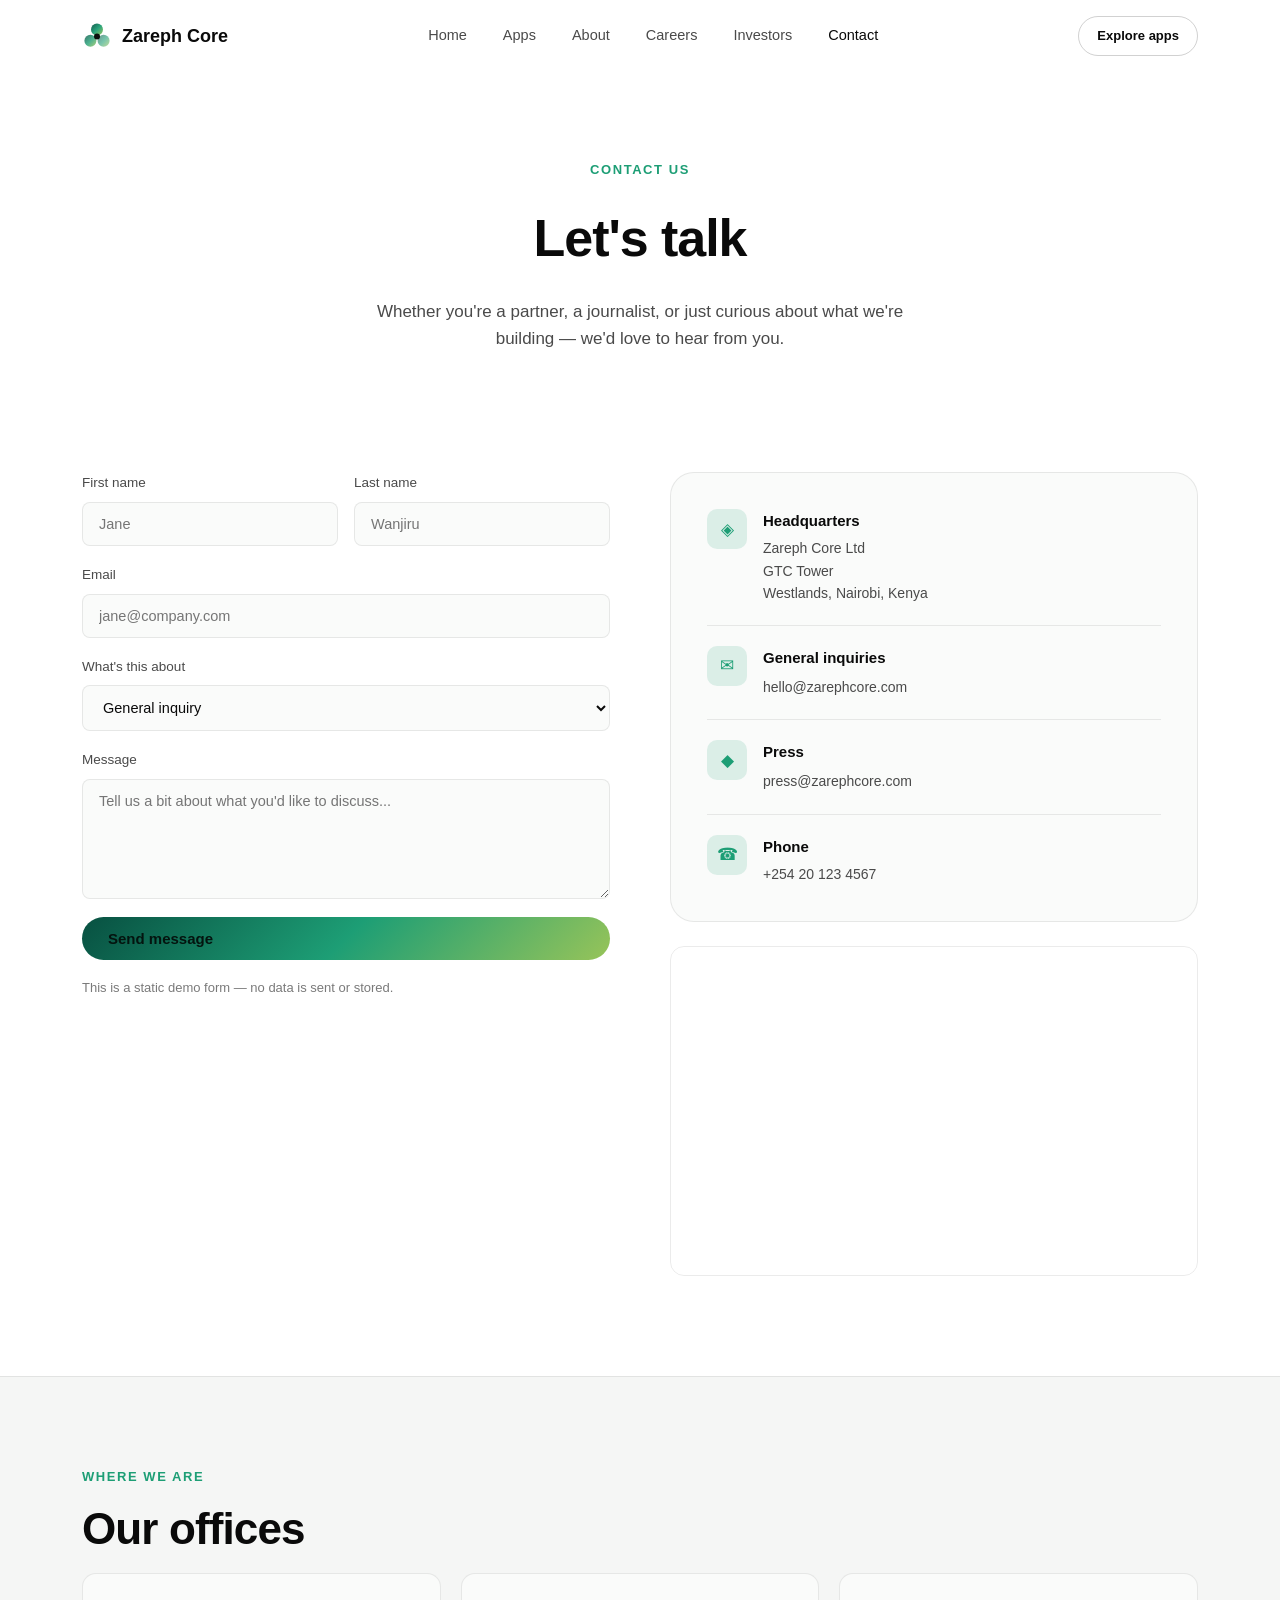
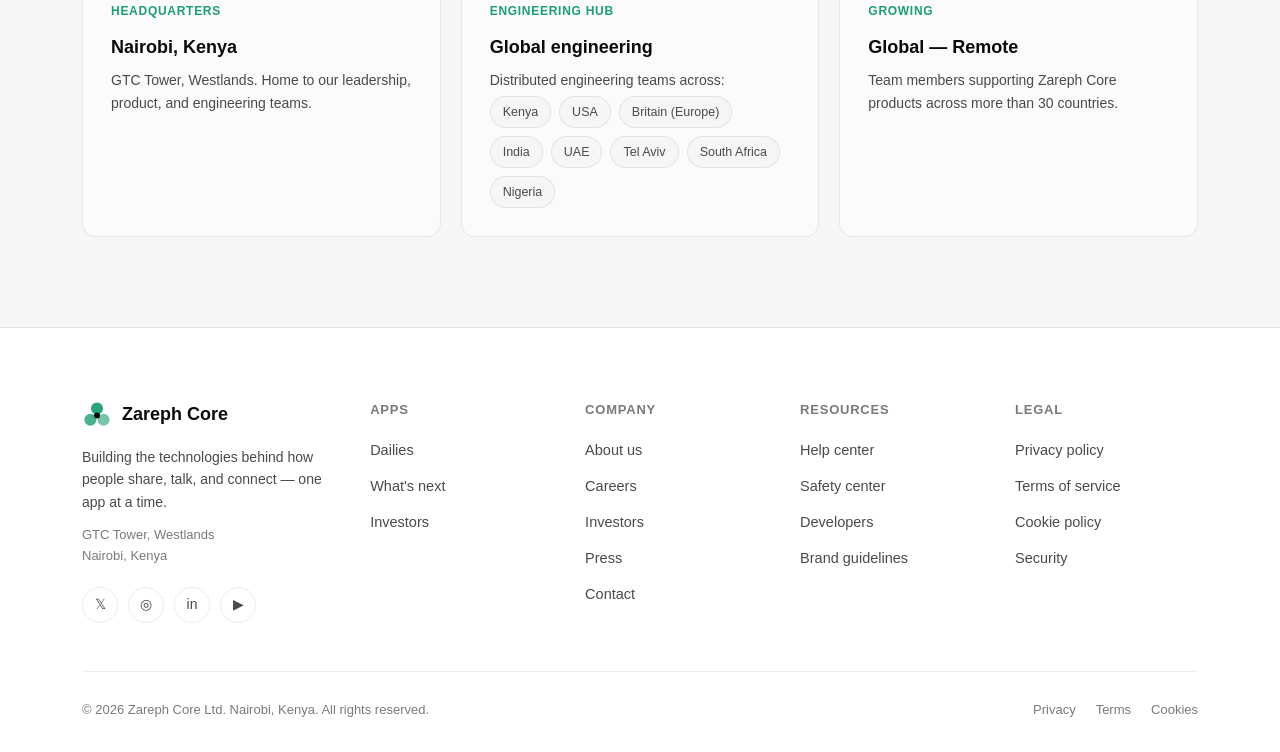
<file: contact.html>
<!DOCTYPE html>
<html lang="en">
<head>
<meta charset="UTF-8">
<meta name="viewport" content="width=device-width, initial-scale=1.0">
<title>Contact — Zareph Core</title>
<meta name="description" content="Get in touch with Zareph Core. Our headquarters is in Nairobi, Kenya.">
<link rel="icon" href="assets/favicon.svg" type="image/svg+xml">
<link rel="stylesheet" href="css/variables.css">
<link rel="stylesheet" href="css/nav.css">
<link rel="stylesheet" href="css/apps-page.css">
<link rel="stylesheet" href="css/contact-page.css">
<link rel="stylesheet" href="css/footer.css">
</head>
<body>

<div id="nav-placeholder"></div>

<main>
  <section class="page-header container">
    <span class="section-label">Contact us</span>
    <h1>Let's talk</h1>
    <p>Whether you're a partner, a journalist, or just curious about what we're building — we'd love to hear from you.</p>
  </section>

  <section class="container contact-grid">
    <div>
      <div id="formSuccess" class="form-success">
        <span>✓</span>
        <span>Thanks — your message has been received. We'll be in touch soon.</span>
      </div>

      <form class="contact-form" id="contactForm">
        <div class="form-row">
          <div class="form-field">
            <label for="firstName">First name</label>
            <input type="text" id="firstName" name="firstName" placeholder="Jane" required>
          </div>
          <div class="form-field">
            <label for="lastName">Last name</label>
            <input type="text" id="lastName" name="lastName" placeholder="Wanjiru" required>
          </div>
        </div>

        <div class="form-field">
          <label for="email">Email</label>
          <input type="email" id="email" name="email" placeholder="jane@company.com" required>
        </div>

        <div class="form-field">
          <label for="reason">What's this about</label>
          <select id="reason" name="reason">
            <option value="general">General inquiry</option>
            <option value="press">Press &amp; media</option>
            <option value="partnership">Partnerships</option>
            <option value="careers">Careers</option>
            <option value="support">Product support</option>
          </select>
        </div>

        <div class="form-field">
          <label for="message">Message</label>
          <textarea id="message" name="message" placeholder="Tell us a bit about what you'd like to discuss..." required></textarea>
        </div>

        <button type="submit" class="btn btn-primary">Send message</button>
        <p class="form-note">This is a static demo form — no data is sent or stored.</p>
      </form>
    </div>

    <div>
      <div class="contact-info-card">
        <div class="contact-info-row">
          <div class="contact-info-icon">◈</div>
          <div>
            <h5>Headquarters</h5>
            <p>Zareph Core Ltd<br>GTC Tower<br>Westlands, Nairobi, Kenya</p>
          </div>
        </div>
        <div class="contact-info-row">
          <div class="contact-info-icon">✉</div>
          <div>
            <h5>General inquiries</h5>
            <a href="mailto:hello@zarephcore.com">hello@zarephcore.com</a>
          </div>
        </div>
        <div class="contact-info-row">
          <div class="contact-info-icon">◆</div>
          <div>
            <h5>Press</h5>
            <a href="mailto:press@zarephcore.com">press@zarephcore.com</a>
          </div>
        </div>
        <div class="contact-info-row">
          <div class="contact-info-icon">☎</div>
          <div>
            <h5>Phone</h5>
            <p>+254 20 123 4567</p>
          </div>
        </div>
      </div>

      <div class="map-frame">
        <iframe
          title="Zareph Core headquarters location in Nairobi"
          src="https://www.google.com/maps?q=GTC+Tower,Westlands,Nairobi,Kenya&output=embed"
          loading="lazy"
          referrerpolicy="no-referrer-when-downgrade">
        </iframe>
      </div>
    </div>
  </section>

  <section class="offices-section">
    <div class="container">
      <span class="section-label">Where we are</span>
      <h2 class="section-heading">Our offices</h2>
      <div class="office-grid">
        <div class="office-card">
          <span class="office-tag">Headquarters</span>
          <h4>Nairobi, Kenya</h4>
          <p>GTC Tower, Westlands. Home to our leadership, product, and engineering teams.</p>
        </div>
        <div class="office-card">
          <span class="office-tag">Engineering hub</span>
          <h4>Global engineering</h4>
          <p>Distributed engineering teams across:</p>
          <div class="location-chips">
            <span class="location-chip">Kenya</span>
            <span class="location-chip">USA</span>
            <span class="location-chip">Britain (Europe)</span>
            <span class="location-chip">India</span>
            <span class="location-chip">UAE</span>
            <span class="location-chip">Tel Aviv</span>
            <span class="location-chip">South Africa</span>
            <span class="location-chip">Nigeria</span>
          </div>
        </div>
        <div class="office-card">
          <span class="office-tag">Growing</span>
          <h4>Global — Remote</h4>
          <p>Team members supporting Zareph Core products across more than 30 countries.</p>
        </div>
      </div>
    </div>
  </section>
</main>

<div id="footer-placeholder"></div>

<script src="js/include.js"></script>
<script src="js/nav.js"></script>
<script src="js/contact.js"></script>
</body>
</html>
</file>
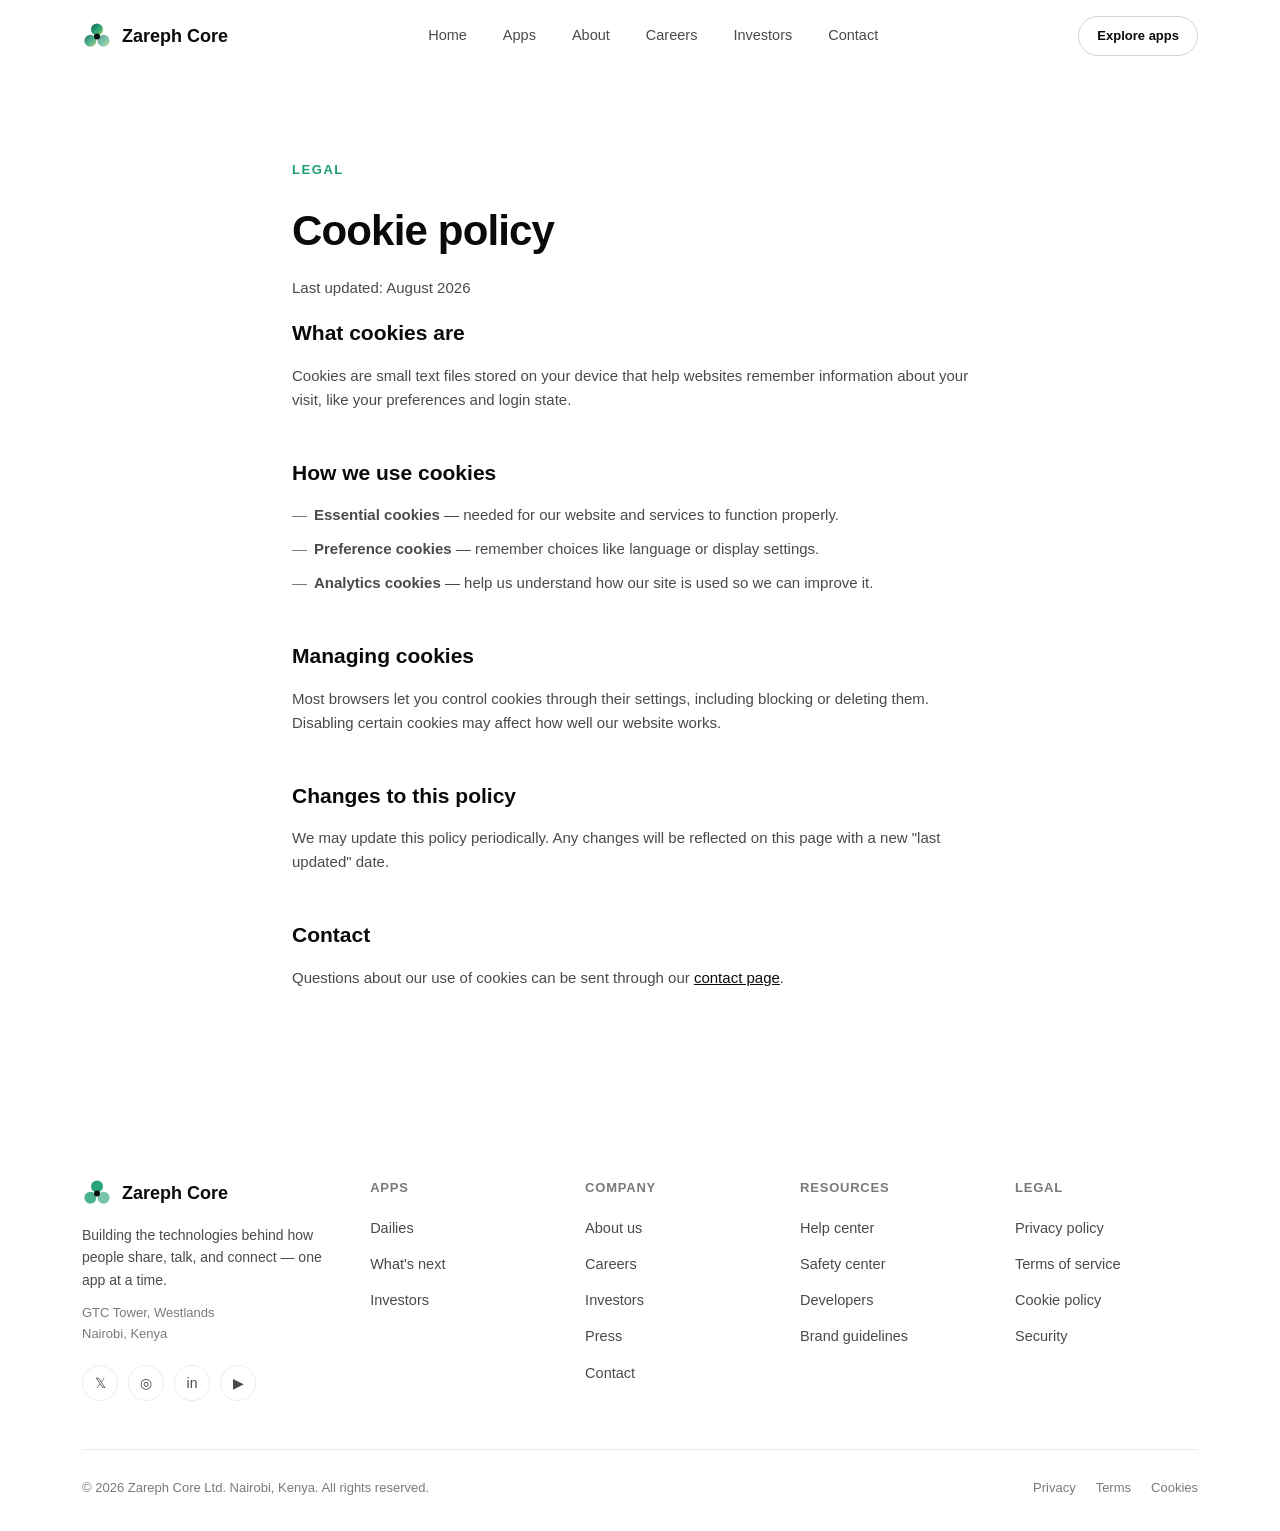
<file: cookie-policy.html>
<!DOCTYPE html>
<html lang="en">
<head>
<meta charset="UTF-8">
<meta name="viewport" content="width=device-width, initial-scale=1.0">
<title>Cookie Policy — Zareph Core</title>
<meta name="description" content="Zareph Core's cookie policy.">
<link rel="icon" href="assets/favicon.svg" type="image/svg+xml">
<link rel="stylesheet" href="css/variables.css">
<link rel="stylesheet" href="css/nav.css">
<link rel="stylesheet" href="css/doc-page.css">
<link rel="stylesheet" href="css/footer.css">
</head>
<body>

<div id="nav-placeholder"></div>

<main>
  <div class="container doc-page">
    <span class="section-label">Legal</span>
    <h1>Cookie policy</h1>
    <p class="doc-updated">Last updated: August 2026</p>

    <h2>What cookies are</h2>
    <p>Cookies are small text files stored on your device that help websites remember information about your visit, like your preferences and login state.</p>

    <h2>How we use cookies</h2>
    <ul>
      <li><strong>Essential cookies</strong> — needed for our website and services to function properly.</li>
      <li><strong>Preference cookies</strong> — remember choices like language or display settings.</li>
      <li><strong>Analytics cookies</strong> — help us understand how our site is used so we can improve it.</li>
    </ul>

    <h2>Managing cookies</h2>
    <p>Most browsers let you control cookies through their settings, including blocking or deleting them. Disabling certain cookies may affect how well our website works.</p>

    <h2>Changes to this policy</h2>
    <p>We may update this policy periodically. Any changes will be reflected on this page with a new "last updated" date.</p>

    <h2>Contact</h2>
    <p>Questions about our use of cookies can be sent through our <a href="contact.html" style="color: var(--text-primary); text-decoration: underline;">contact page</a>.</p>
  </div>
</main>

<div id="footer-placeholder"></div>

<script src="js/include.js"></script>
<script src="js/nav.js"></script>
</body>
</html>
</file>
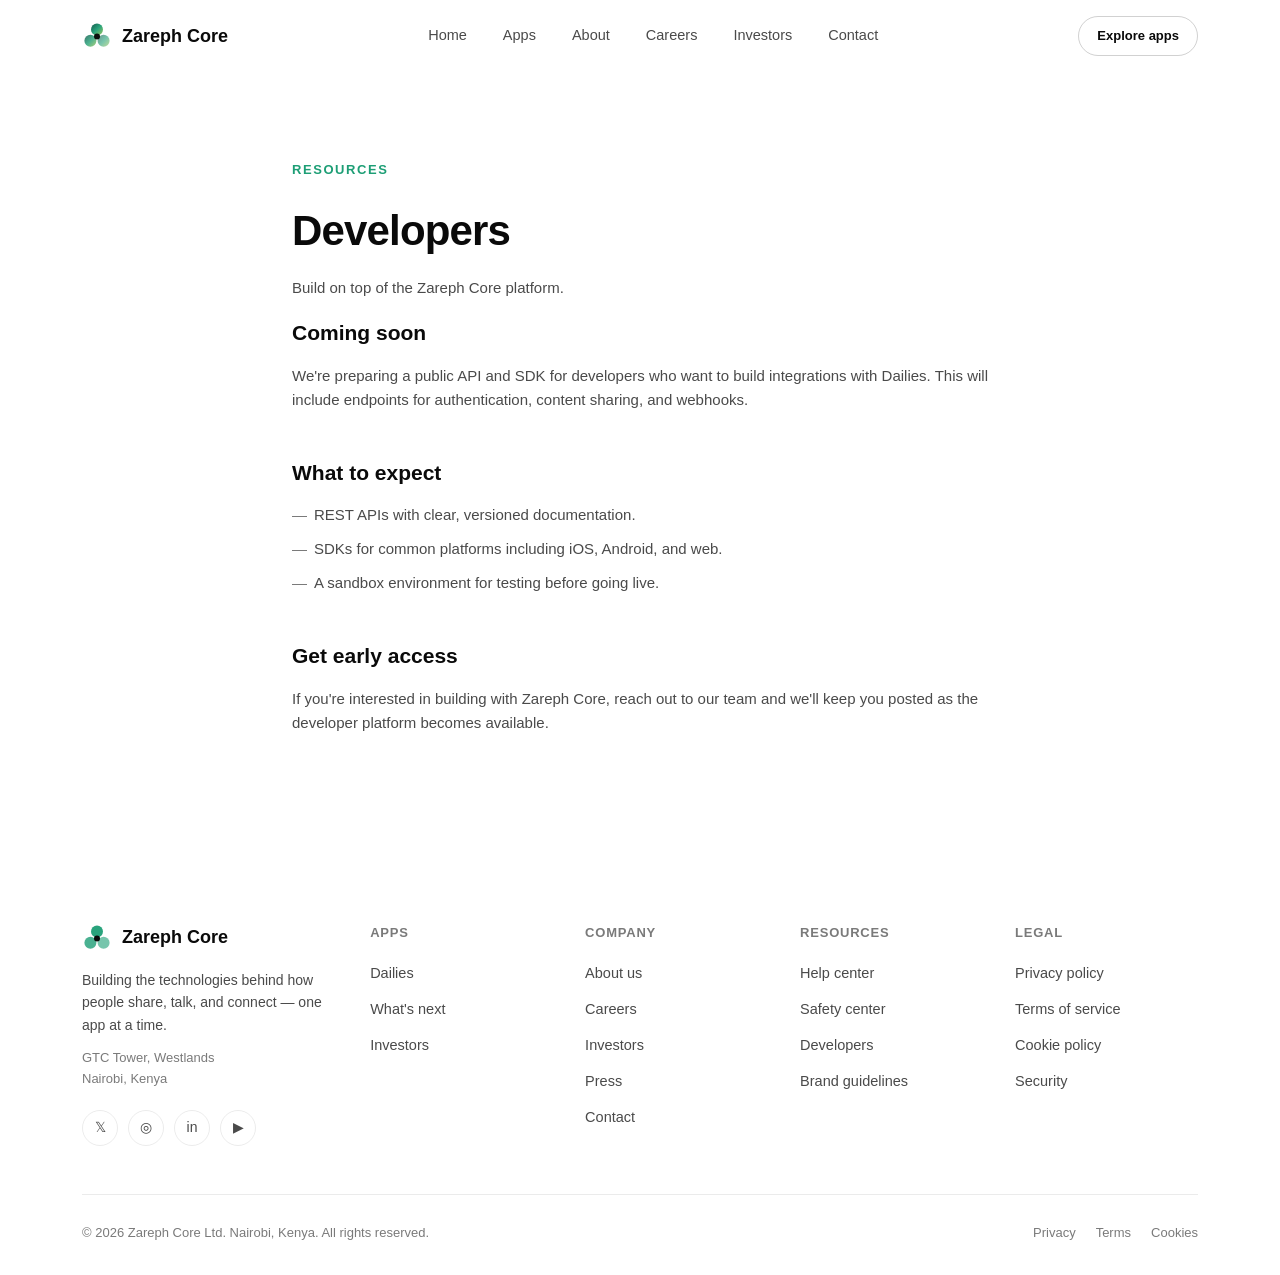
<file: developers.html>
<!DOCTYPE html>
<html lang="en">
<head>
<meta charset="UTF-8">
<meta name="viewport" content="width=device-width, initial-scale=1.0">
<title>Developers — Zareph Core</title>
<meta name="description" content="APIs and documentation for building on the Zareph Core platform.">
<link rel="icon" href="assets/favicon.svg" type="image/svg+xml">
<link rel="stylesheet" href="css/variables.css">
<link rel="stylesheet" href="css/nav.css">
<link rel="stylesheet" href="css/doc-page.css">
<link rel="stylesheet" href="css/footer.css">
</head>
<body>

<div id="nav-placeholder"></div>

<main>
  <div class="container doc-page">
    <span class="section-label">Resources</span>
    <h1>Developers</h1>
    <p class="doc-updated">Build on top of the Zareph Core platform.</p>

    <h2>Coming soon</h2>
    <p>We're preparing a public API and SDK for developers who want to build integrations with Dailies. This will include endpoints for authentication, content sharing, and webhooks.</p>

    <h2>What to expect</h2>
    <ul>
      <li>REST APIs with clear, versioned documentation.</li>
      <li>SDKs for common platforms including iOS, Android, and web.</li>
      <li>A sandbox environment for testing before going live.</li>
    </ul>

    <h2>Get early access</h2>
    <p>If you're interested in building with Zareph Core, reach out to our team and we'll keep you posted as the developer platform becomes available.</p>
  </div>
</main>

<div id="footer-placeholder"></div>

<script src="js/include.js"></script>
<script src="js/nav.js"></script>
</body>
</html>
</file>
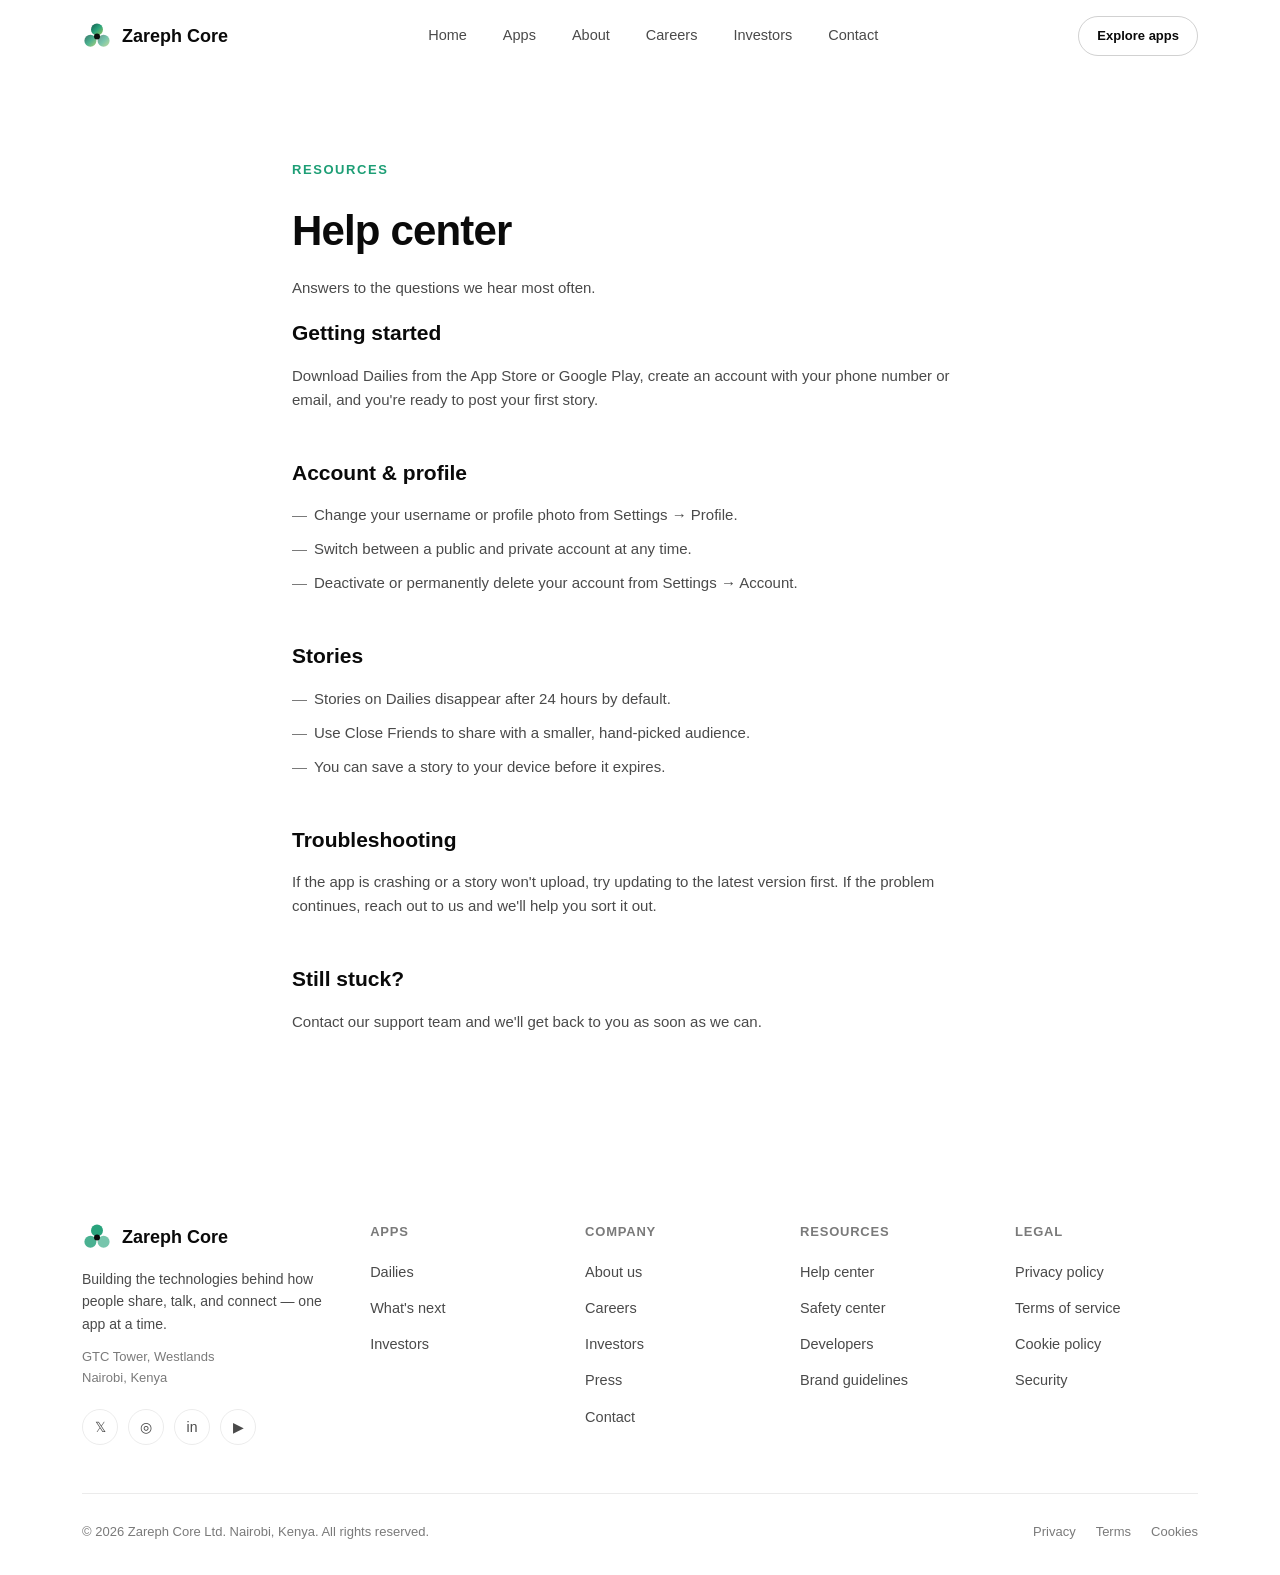
<file: help-center.html>
<!DOCTYPE html>
<html lang="en">
<head>
<meta charset="UTF-8">
<meta name="viewport" content="width=device-width, initial-scale=1.0">
<title>Help Center — Zareph Core</title>
<meta name="description" content="Answers to common questions about Dailies and Zareph Core products.">
<link rel="icon" href="assets/favicon.svg" type="image/svg+xml">
<link rel="stylesheet" href="css/variables.css">
<link rel="stylesheet" href="css/nav.css">
<link rel="stylesheet" href="css/doc-page.css">
<link rel="stylesheet" href="css/footer.css">
</head>
<body>

<div id="nav-placeholder"></div>

<main>
  <div class="container doc-page">
    <span class="section-label">Resources</span>
    <h1>Help center</h1>
    <p class="doc-updated">Answers to the questions we hear most often.</p>

    <h2>Getting started</h2>
    <p>Download Dailies from the App Store or Google Play, create an account with your phone number or email, and you're ready to post your first story.</p>

    <h2>Account &amp; profile</h2>
    <ul>
      <li>Change your username or profile photo from Settings → Profile.</li>
      <li>Switch between a public and private account at any time.</li>
      <li>Deactivate or permanently delete your account from Settings → Account.</li>
    </ul>

    <h2>Stories</h2>
    <ul>
      <li>Stories on Dailies disappear after 24 hours by default.</li>
      <li>Use Close Friends to share with a smaller, hand-picked audience.</li>
      <li>You can save a story to your device before it expires.</li>
    </ul>

    <h2>Troubleshooting</h2>
    <p>If the app is crashing or a story won't upload, try updating to the latest version first. If the problem continues, reach out to us and we'll help you sort it out.</p>

    <h2>Still stuck?</h2>
    <p>Contact our support team and we'll get back to you as soon as we can.</p>
  </div>
</main>

<div id="footer-placeholder"></div>

<script src="js/include.js"></script>
<script src="js/nav.js"></script>
</body>
</html>
</file>
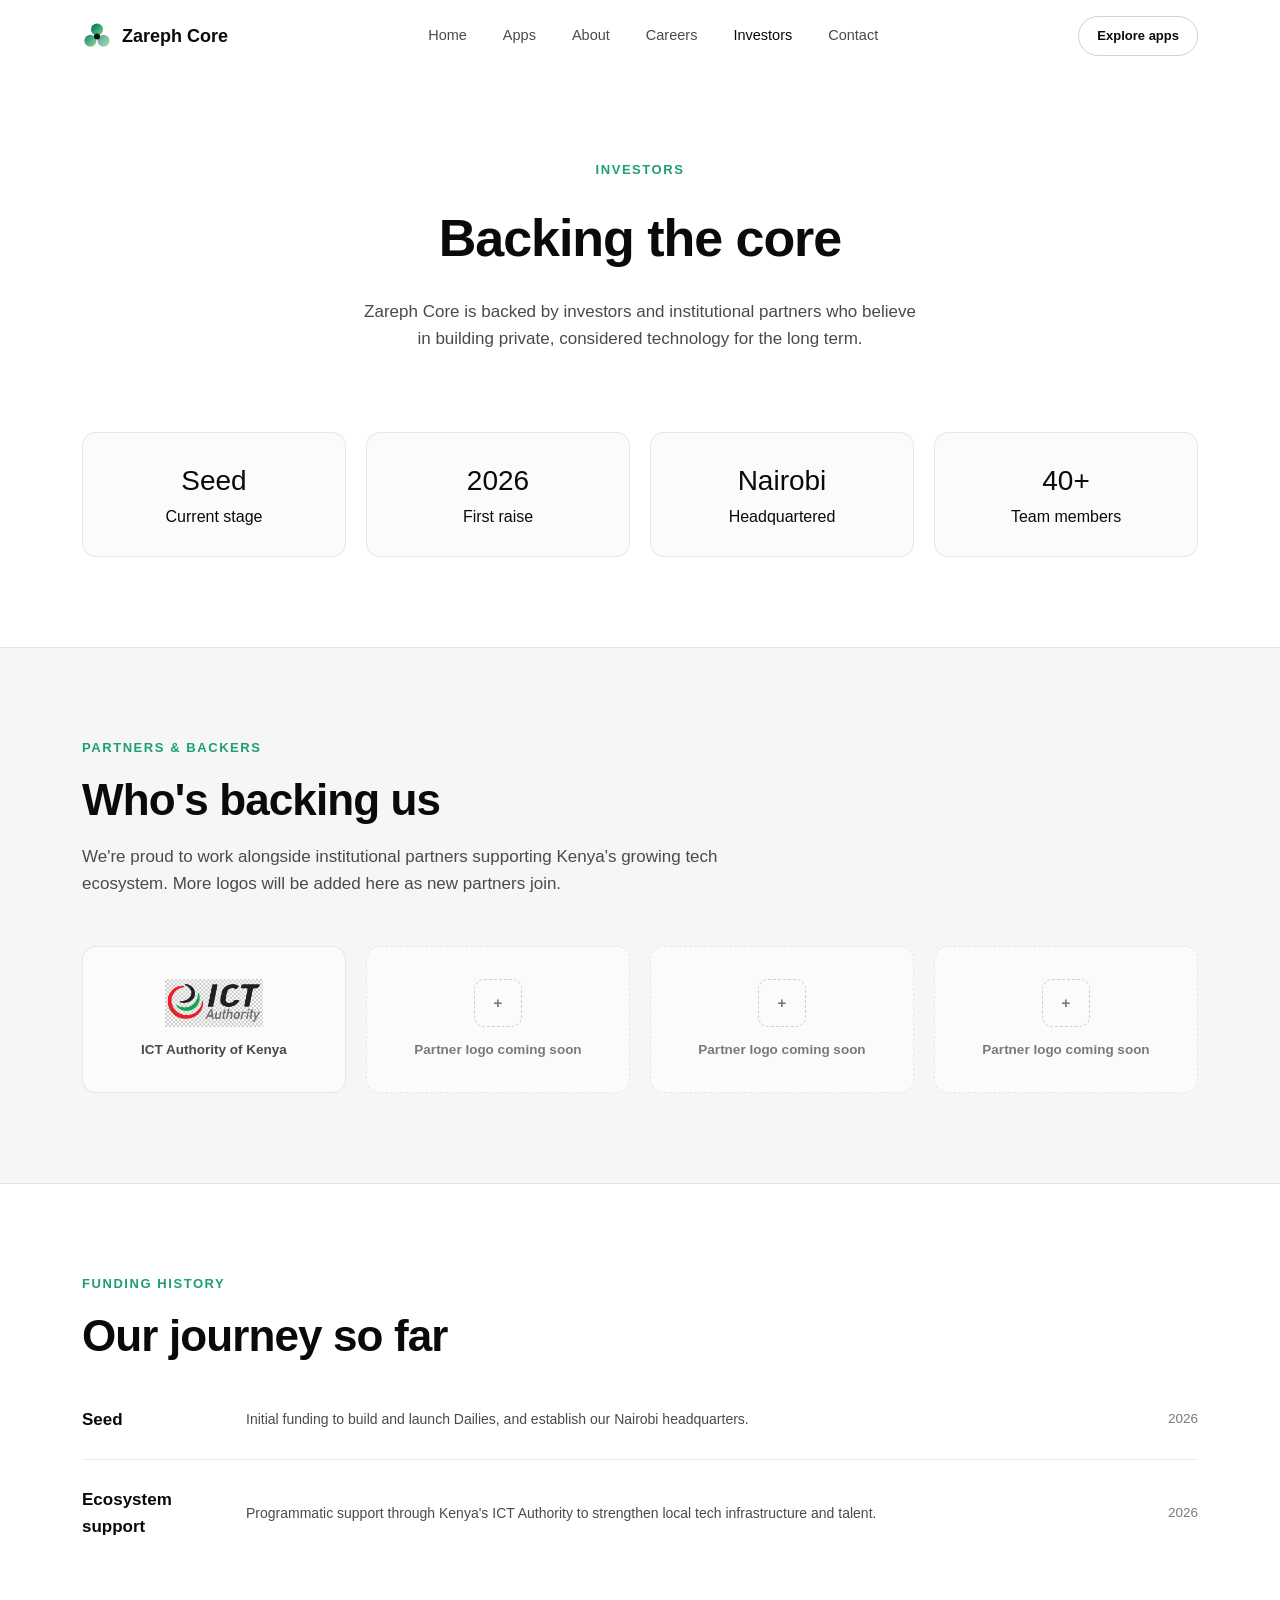
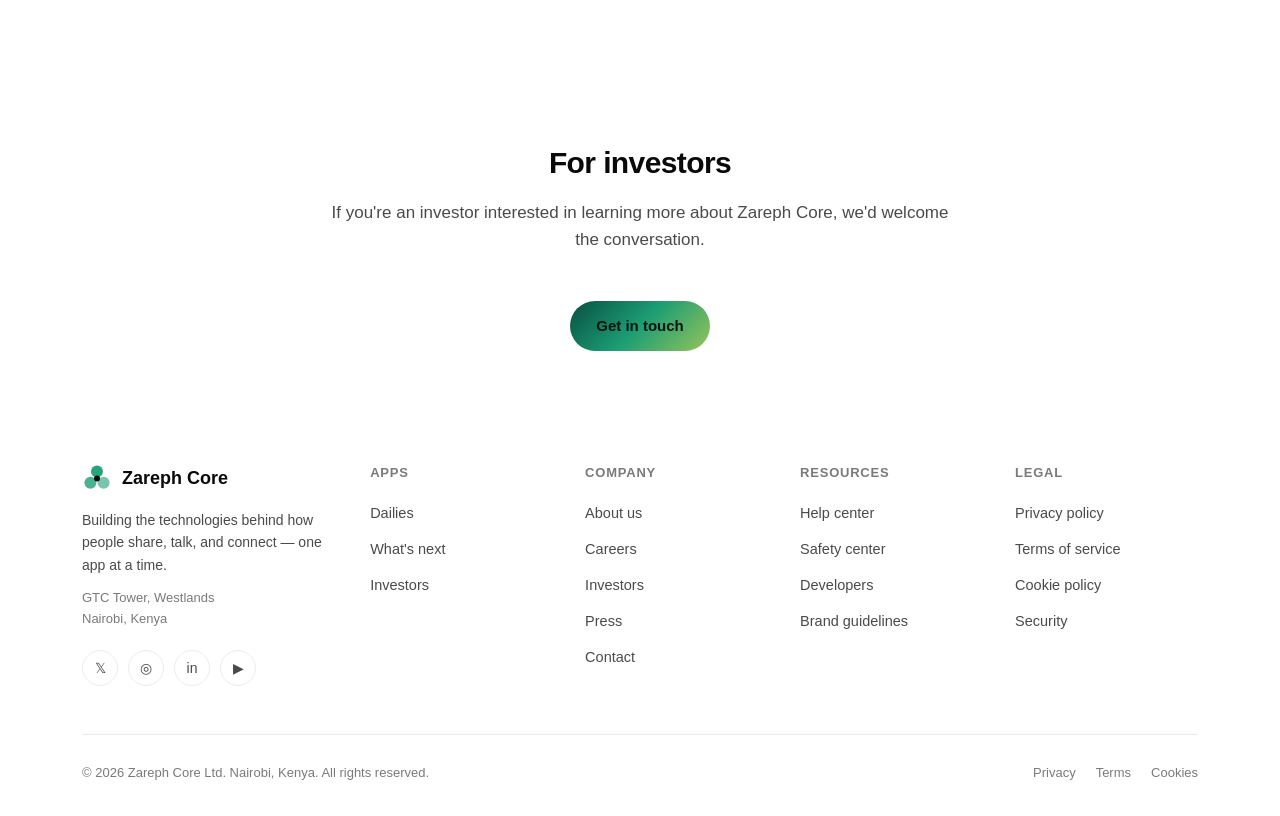
<file: investors.html>
<!DOCTYPE html>
<html lang="en">
<head>
<meta charset="UTF-8">
<meta name="viewport" content="width=device-width, initial-scale=1.0">
<title>Investors — Zareph Core</title>
<meta name="description" content="Investor and partner information for Zareph Core, the company behind Dailies.">
<link rel="icon" href="assets/favicon.svg" type="image/svg+xml">
<link rel="stylesheet" href="css/variables.css">
<link rel="stylesheet" href="css/nav.css">
<link rel="stylesheet" href="css/apps-page.css">
<link rel="stylesheet" href="css/investors-page.css">
<link rel="stylesheet" href="css/footer.css">
</head>
<body>

<div id="nav-placeholder"></div>

<main>
  <section class="page-header container">
    <span class="section-label">Investors</span>
    <h1>Backing the core</h1>
    <p>Zareph Core is backed by investors and institutional partners who believe in building private, considered technology for the long term.</p>
  </section>

  <section class="container funding-summary">
    <div class="funding-stat">
      <div class="stat-num">Seed</div>
      <div class="stat-label">Current stage</div>
    </div>
    <div class="funding-stat">
      <div class="stat-num">2026</div>
      <div class="stat-label">First raise</div>
    </div>
    <div class="funding-stat">
      <div class="stat-num">Nairobi</div>
      <div class="stat-label">Headquartered</div>
    </div>
    <div class="funding-stat">
      <div class="stat-num">40+</div>
      <div class="stat-label">Team members</div>
    </div>
  </section>

  <section class="investor-logos-section">
    <div class="container">
      <span class="section-label">Partners &amp; backers</span>
      <h2 class="section-heading">Who's backing us</h2>
      <p class="section-sub">We're proud to work alongside institutional partners supporting Kenya's growing tech ecosystem. More logos will be added here as new partners join.</p>

      <div class="logo-strip">
        <div class="logo-tile">
          <img src="assets/partners/ict-authority-kenya.jpg" alt="ICT Authority of Kenya logo" style="max-width: 140px; max-height: 48px; object-fit: contain;">
          <div class="logo-name">ICT Authority of Kenya</div>
        </div>
        <div class="logo-tile placeholder">
          <div class="logo-mark">+</div>
          <div class="logo-name">Partner logo coming soon</div>
        </div>
        <div class="logo-tile placeholder">
          <div class="logo-mark">+</div>
          <div class="logo-name">Partner logo coming soon</div>
        </div>
        <div class="logo-tile placeholder">
          <div class="logo-mark">+</div>
          <div class="logo-name">Partner logo coming soon</div>
        </div>
      </div>
    </div>
  </section>

  <section class="rounds-section container">
    <span class="section-label">Funding history</span>
    <h2 class="section-heading">Our journey so far</h2>

    <div class="round-row">
      <div class="round-name">Seed</div>
      <div class="round-desc">Initial funding to build and launch Dailies, and establish our Nairobi headquarters.</div>
      <div class="round-date">2026</div>
    </div>
    <div class="round-row">
      <div class="round-name">Ecosystem support</div>
      <div class="round-desc">Programmatic support through Kenya's ICT Authority to strengthen local tech infrastructure and talent.</div>
      <div class="round-date">2026</div>
    </div>
  </section>

  <section class="investor-contact container">
    <h2 class="section-heading" style="font-size: 30px;">For investors</h2>
    <p class="section-sub" style="margin-left:auto; margin-right:auto; text-align:center;">
      If you're an investor interested in learning more about Zareph Core, we'd welcome the conversation.
    </p>
    <div class="hero-cta">
      <a href="contact.html" class="btn btn-primary">Get in touch</a>
    </div>
  </section>
</main>

<div id="footer-placeholder"></div>

<script src="js/include.js"></script>
<script src="js/nav.js"></script>
</body>
</html>
</file>
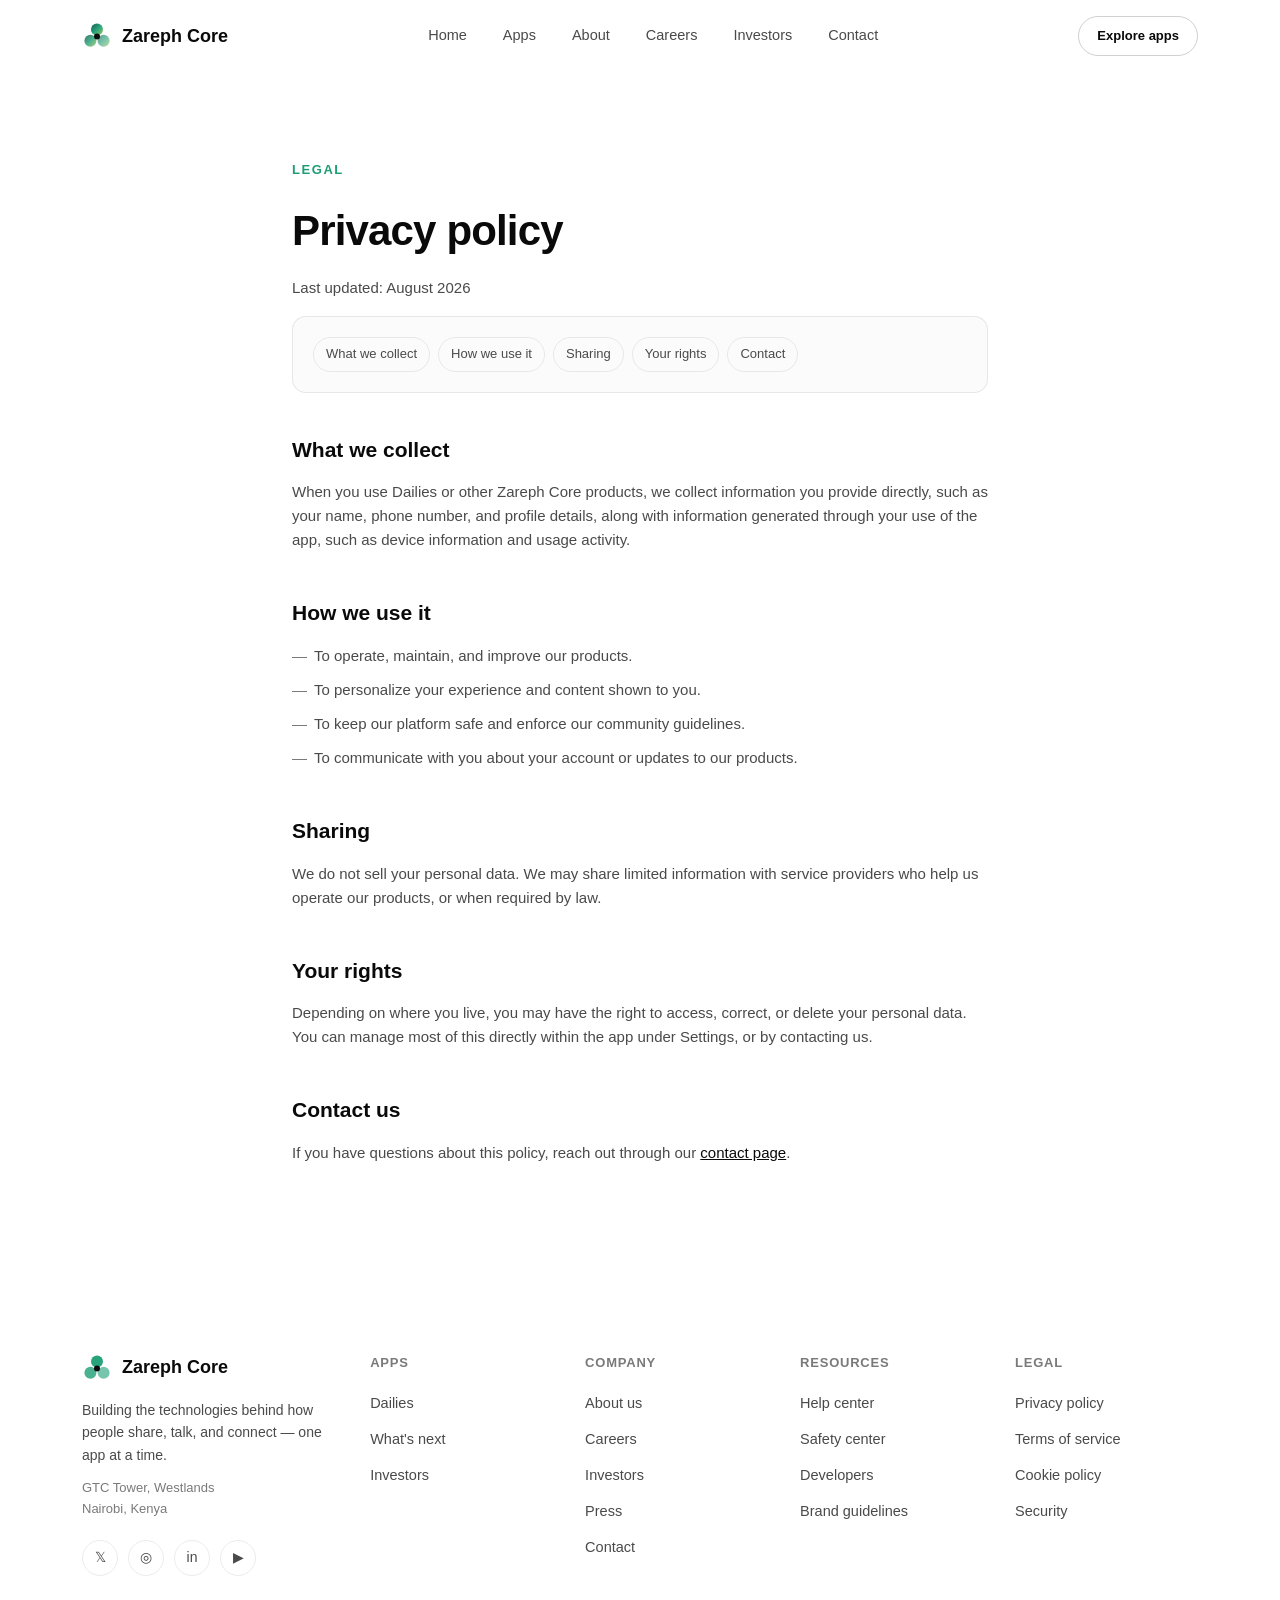
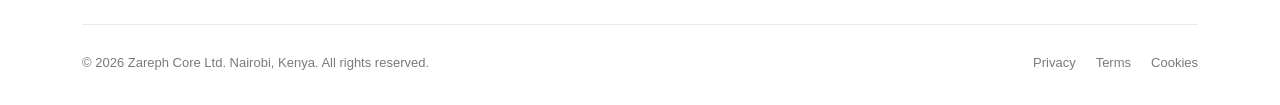
<file: privacy-policy.html>
<!DOCTYPE html>
<html lang="en">
<head>
<meta charset="UTF-8">
<meta name="viewport" content="width=device-width, initial-scale=1.0">
<title>Privacy Policy — Zareph Core</title>
<meta name="description" content="Zareph Core's privacy policy.">
<link rel="icon" href="assets/favicon.svg" type="image/svg+xml">
<link rel="stylesheet" href="css/variables.css">
<link rel="stylesheet" href="css/nav.css">
<link rel="stylesheet" href="css/doc-page.css">
<link rel="stylesheet" href="css/footer.css">
</head>
<body>

<div id="nav-placeholder"></div>

<main>
  <div class="container doc-page">
    <span class="section-label">Legal</span>
    <h1>Privacy policy</h1>
    <p class="doc-updated">Last updated: August 2026</p>

    <div class="doc-toc">
      <a href="#collect">What we collect</a>
      <a href="#use">How we use it</a>
      <a href="#share">Sharing</a>
      <a href="#rights">Your rights</a>
      <a href="#contact-us">Contact</a>
    </div>

    <h2 id="collect">What we collect</h2>
    <p>When you use Dailies or other Zareph Core products, we collect information you provide directly, such as your name, phone number, and profile details, along with information generated through your use of the app, such as device information and usage activity.</p>

    <h2 id="use">How we use it</h2>
    <ul>
      <li>To operate, maintain, and improve our products.</li>
      <li>To personalize your experience and content shown to you.</li>
      <li>To keep our platform safe and enforce our community guidelines.</li>
      <li>To communicate with you about your account or updates to our products.</li>
    </ul>

    <h2 id="share">Sharing</h2>
    <p>We do not sell your personal data. We may share limited information with service providers who help us operate our products, or when required by law.</p>

    <h2 id="rights">Your rights</h2>
    <p>Depending on where you live, you may have the right to access, correct, or delete your personal data. You can manage most of this directly within the app under Settings, or by contacting us.</p>

    <h2 id="contact-us">Contact us</h2>
    <p>If you have questions about this policy, reach out through our <a href="contact.html" style="color: var(--text-primary); text-decoration: underline;">contact page</a>.</p>
  </div>
</main>

<div id="footer-placeholder"></div>

<script src="js/include.js"></script>
<script src="js/nav.js"></script>
</body>
</html>
</file>
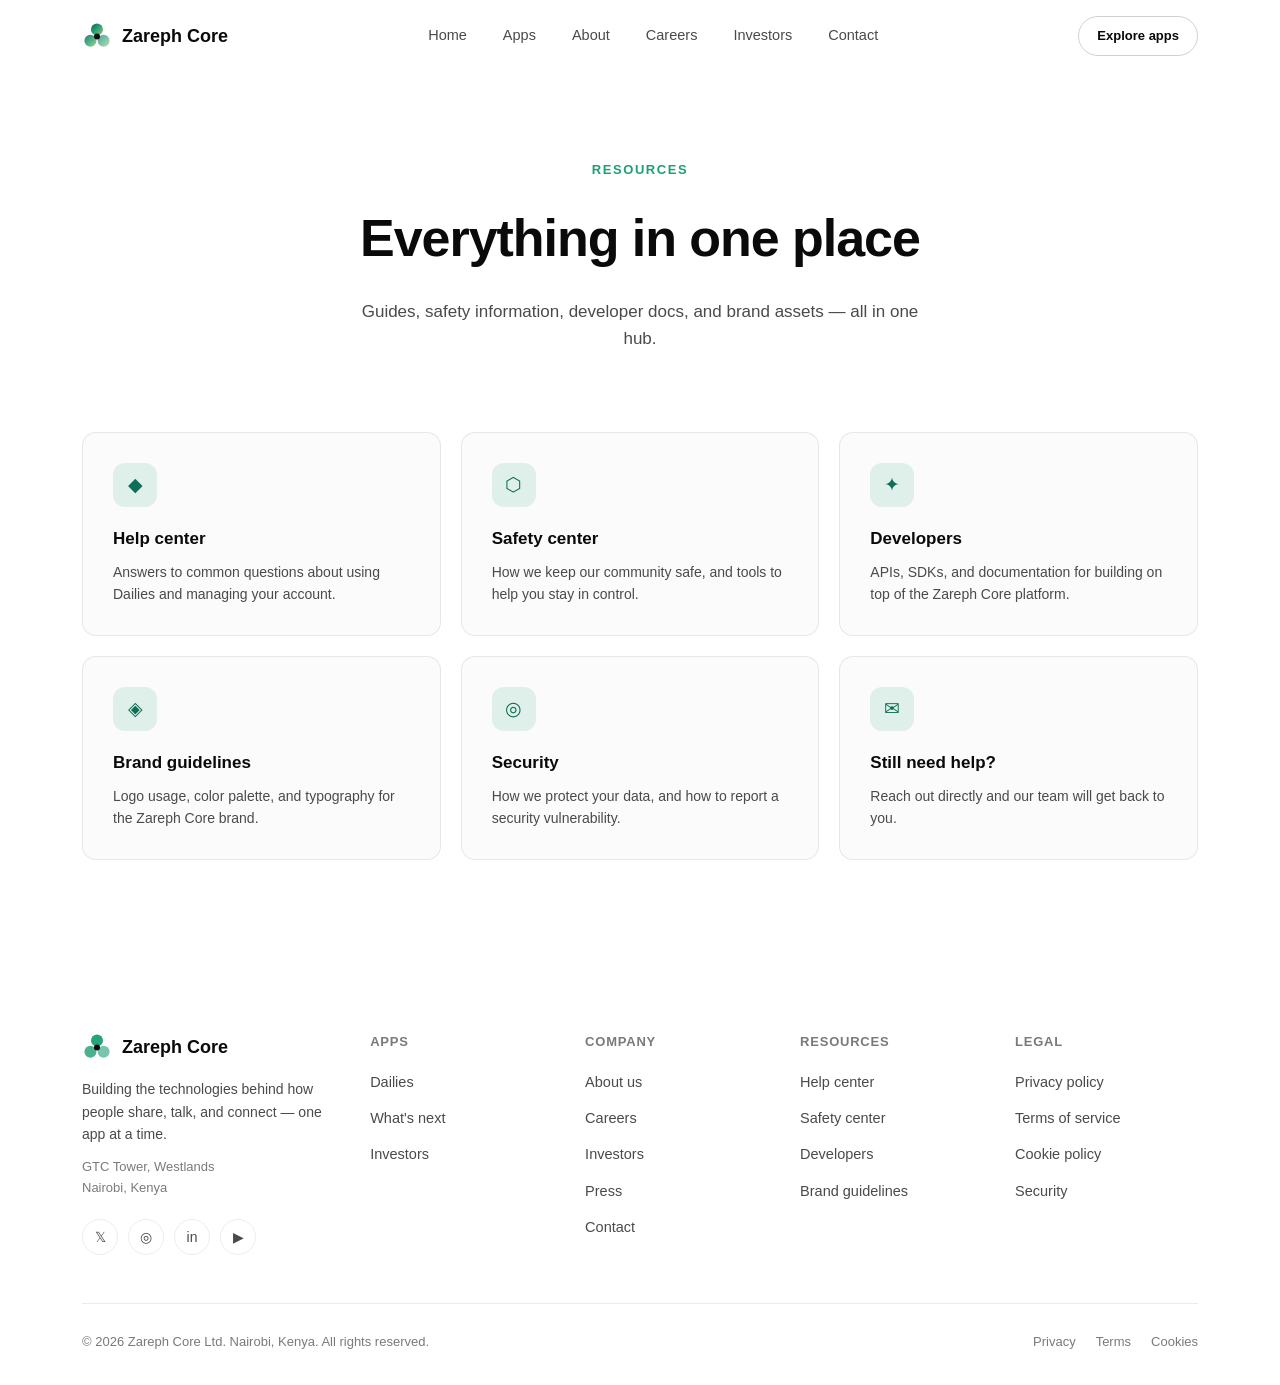
<file: resources.html>
<!DOCTYPE html>
<html lang="en">
<head>
<meta charset="UTF-8">
<meta name="viewport" content="width=device-width, initial-scale=1.0">
<title>Resources — Zareph Core</title>
<meta name="description" content="Help center, safety center, developer docs, and brand guidelines for Zareph Core.">
<link rel="icon" href="assets/favicon.svg" type="image/svg+xml">
<link rel="stylesheet" href="css/variables.css">
<link rel="stylesheet" href="css/nav.css">
<link rel="stylesheet" href="css/apps-page.css">
<link rel="stylesheet" href="css/doc-page.css">
<link rel="stylesheet" href="css/footer.css">
</head>
<body>

<div id="nav-placeholder"></div>

<main>
  <section class="page-header container">
    <span class="section-label">Resources</span>
    <h1>Everything in one place</h1>
    <p>Guides, safety information, developer docs, and brand assets — all in one hub.</p>
  </section>

  <section class="container resource-grid">
    <a href="help-center.html" class="resource-card">
      <div class="icon-badge">◆</div>
      <h4>Help center</h4>
      <p>Answers to common questions about using Dailies and managing your account.</p>
    </a>
    <a href="safety-center.html" class="resource-card">
      <div class="icon-badge">⬡</div>
      <h4>Safety center</h4>
      <p>How we keep our community safe, and tools to help you stay in control.</p>
    </a>
    <a href="developers.html" class="resource-card">
      <div class="icon-badge">✦</div>
      <h4>Developers</h4>
      <p>APIs, SDKs, and documentation for building on top of the Zareph Core platform.</p>
    </a>
    <a href="brand-guidelines.html" class="resource-card">
      <div class="icon-badge">◈</div>
      <h4>Brand guidelines</h4>
      <p>Logo usage, color palette, and typography for the Zareph Core brand.</p>
    </a>
    <a href="security.html" class="resource-card">
      <div class="icon-badge">◎</div>
      <h4>Security</h4>
      <p>How we protect your data, and how to report a security vulnerability.</p>
    </a>
    <a href="contact.html" class="resource-card">
      <div class="icon-badge">✉</div>
      <h4>Still need help?</h4>
      <p>Reach out directly and our team will get back to you.</p>
    </a>
  </section>
</main>

<div id="footer-placeholder"></div>

<script src="js/include.js"></script>
<script src="js/nav.js"></script>
</body>
</html>
</file>
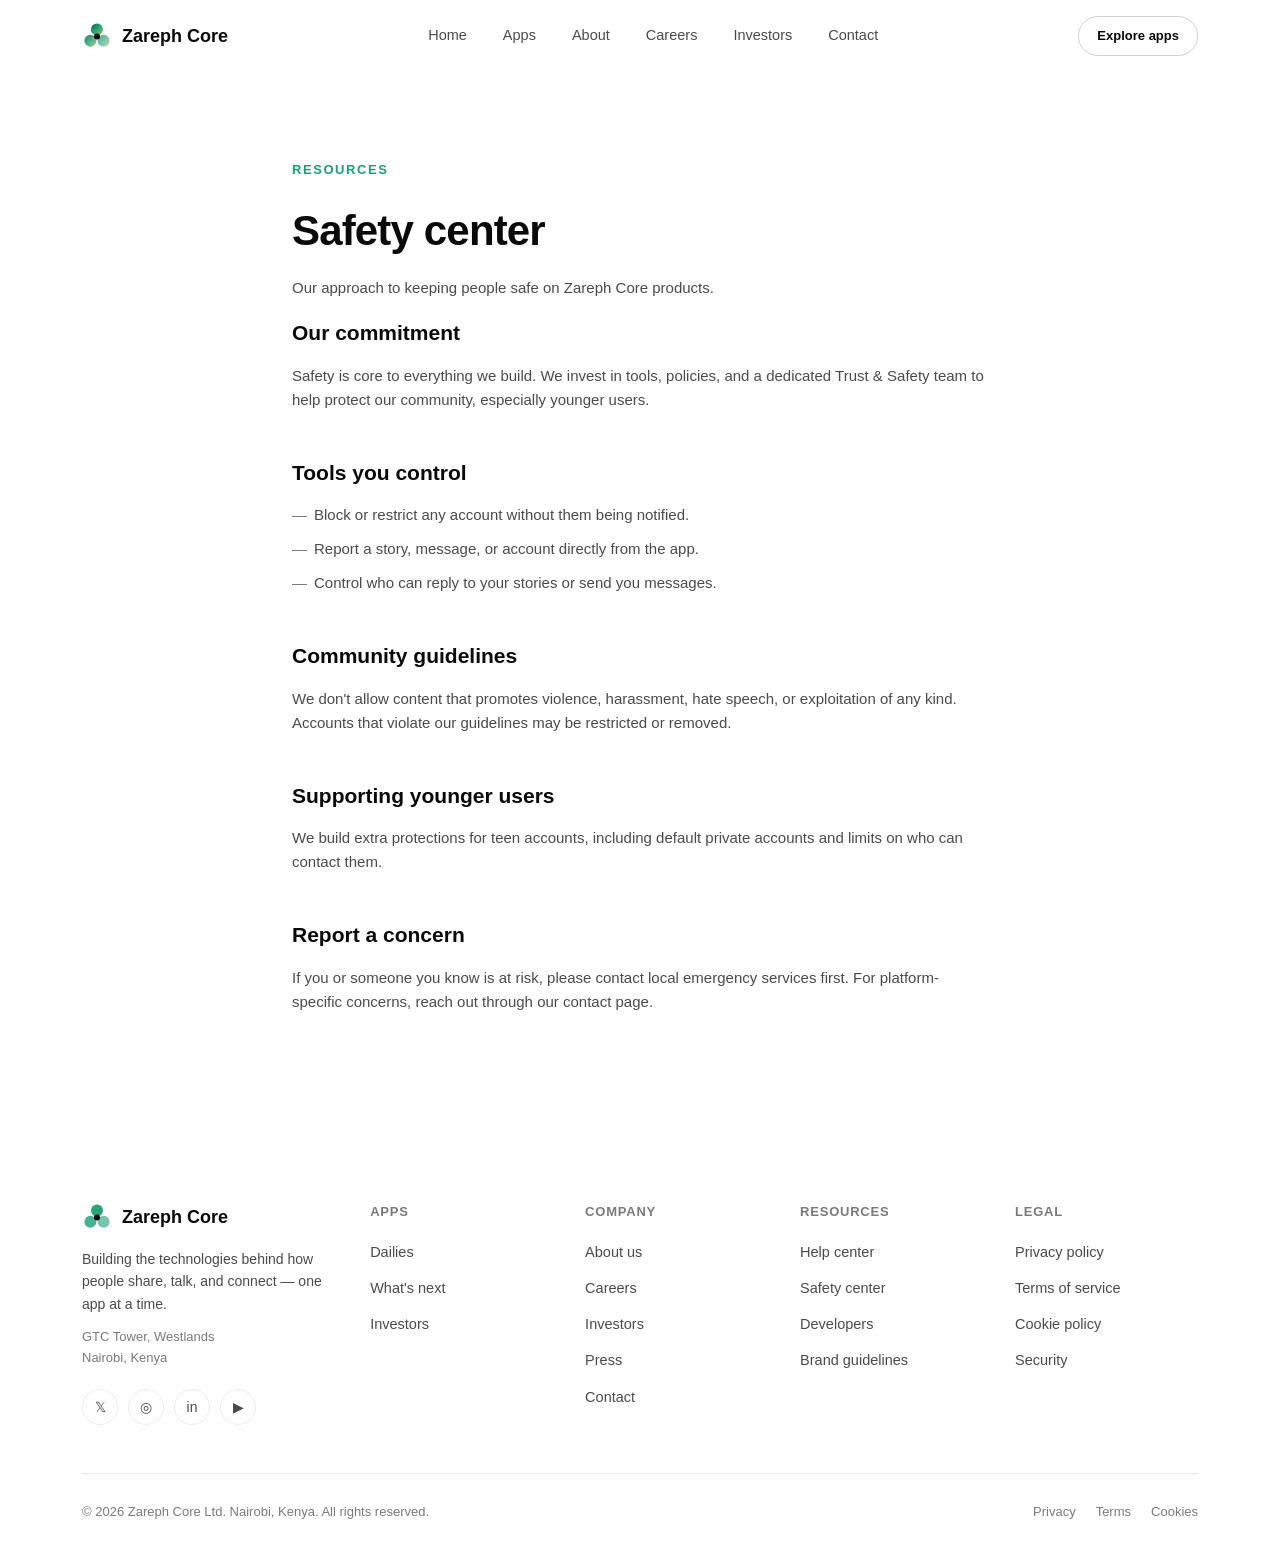
<file: safety-center.html>
<!DOCTYPE html>
<html lang="en">
<head>
<meta charset="UTF-8">
<meta name="viewport" content="width=device-width, initial-scale=1.0">
<title>Safety Center — Zareph Core</title>
<meta name="description" content="How Zareph Core keeps its community safe, and tools to help you stay in control on Dailies.">
<link rel="icon" href="assets/favicon.svg" type="image/svg+xml">
<link rel="stylesheet" href="css/variables.css">
<link rel="stylesheet" href="css/nav.css">
<link rel="stylesheet" href="css/doc-page.css">
<link rel="stylesheet" href="css/footer.css">
</head>
<body>

<div id="nav-placeholder"></div>

<main>
  <div class="container doc-page">
    <span class="section-label">Resources</span>
    <h1>Safety center</h1>
    <p class="doc-updated">Our approach to keeping people safe on Zareph Core products.</p>

    <h2>Our commitment</h2>
    <p>Safety is core to everything we build. We invest in tools, policies, and a dedicated Trust &amp; Safety team to help protect our community, especially younger users.</p>

    <h2>Tools you control</h2>
    <ul>
      <li>Block or restrict any account without them being notified.</li>
      <li>Report a story, message, or account directly from the app.</li>
      <li>Control who can reply to your stories or send you messages.</li>
    </ul>

    <h2>Community guidelines</h2>
    <p>We don't allow content that promotes violence, harassment, hate speech, or exploitation of any kind. Accounts that violate our guidelines may be restricted or removed.</p>

    <h2>Supporting younger users</h2>
    <p>We build extra protections for teen accounts, including default private accounts and limits on who can contact them.</p>

    <h2>Report a concern</h2>
    <p>If you or someone you know is at risk, please contact local emergency services first. For platform-specific concerns, reach out through our contact page.</p>
  </div>
</main>

<div id="footer-placeholder"></div>

<script src="js/include.js"></script>
<script src="js/nav.js"></script>
</body>
</html>
</file>
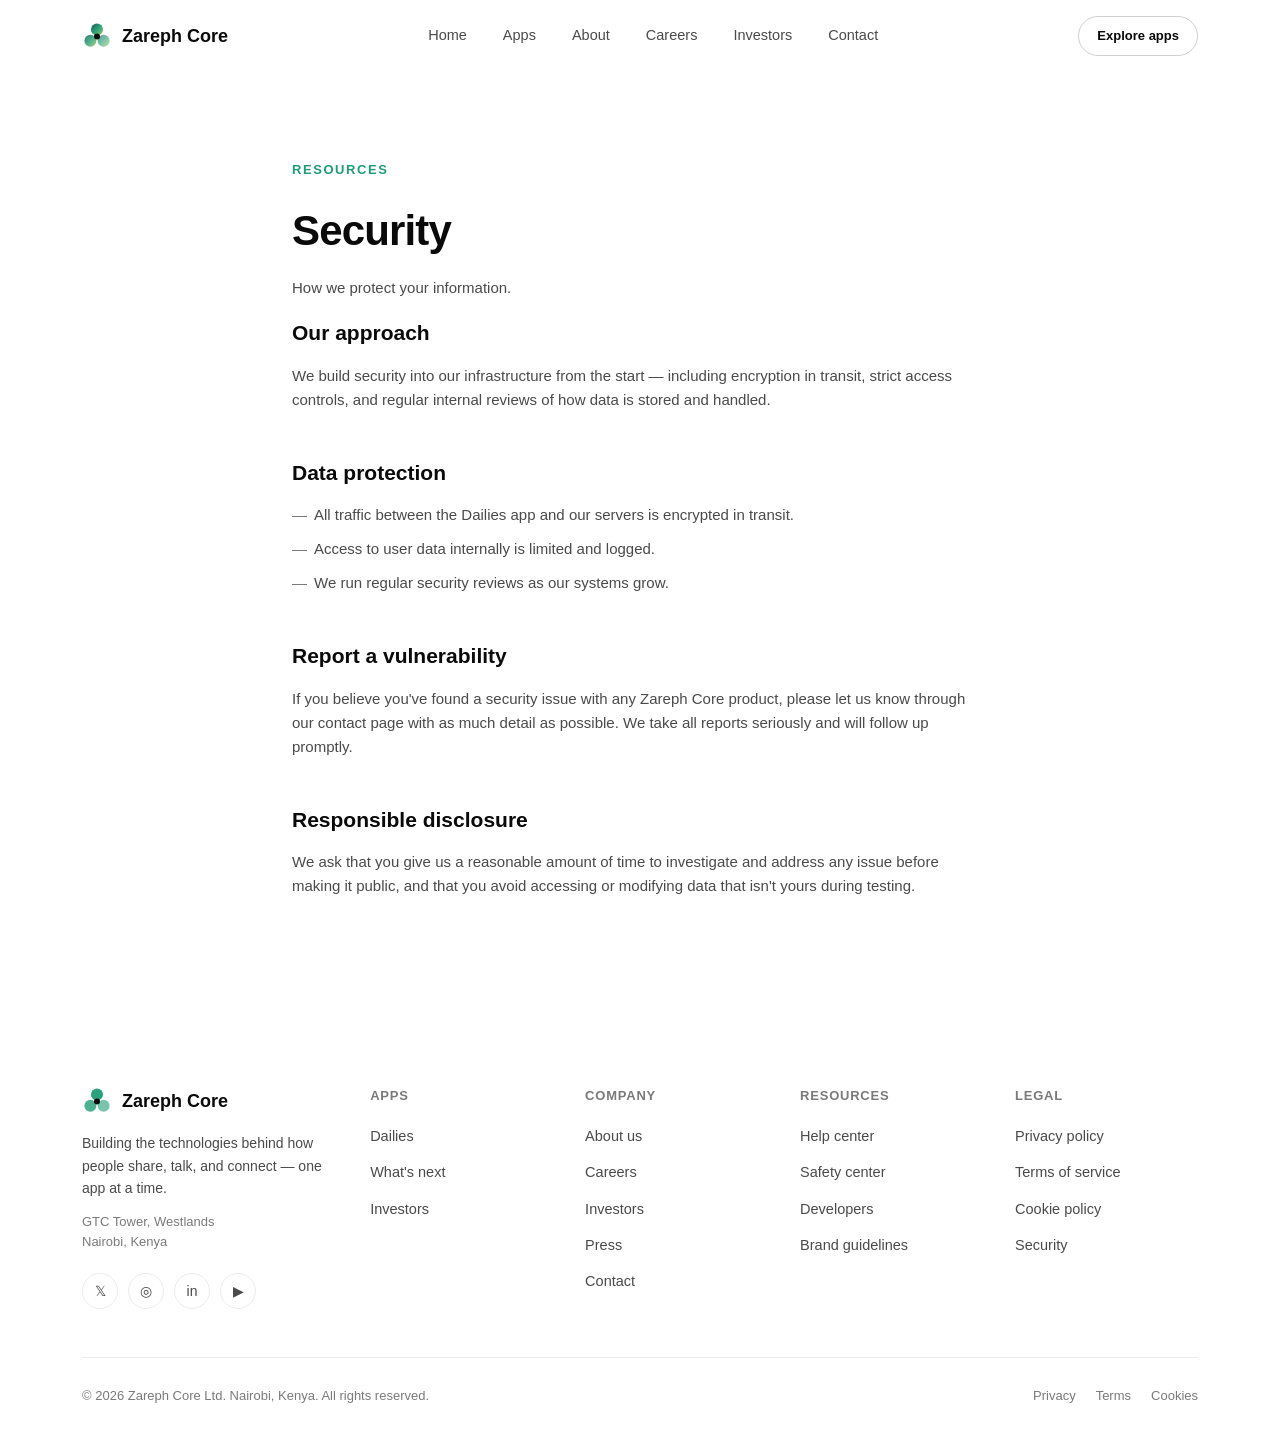
<file: security.html>
<!DOCTYPE html>
<html lang="en">
<head>
<meta charset="UTF-8">
<meta name="viewport" content="width=device-width, initial-scale=1.0">
<title>Security — Zareph Core</title>
<meta name="description" content="How Zareph Core protects your data, and how to report a security vulnerability.">
<link rel="icon" href="assets/favicon.svg" type="image/svg+xml">
<link rel="stylesheet" href="css/variables.css">
<link rel="stylesheet" href="css/nav.css">
<link rel="stylesheet" href="css/doc-page.css">
<link rel="stylesheet" href="css/footer.css">
</head>
<body>

<div id="nav-placeholder"></div>

<main>
  <div class="container doc-page">
    <span class="section-label">Resources</span>
    <h1>Security</h1>
    <p class="doc-updated">How we protect your information.</p>

    <h2>Our approach</h2>
    <p>We build security into our infrastructure from the start — including encryption in transit, strict access controls, and regular internal reviews of how data is stored and handled.</p>

    <h2>Data protection</h2>
    <ul>
      <li>All traffic between the Dailies app and our servers is encrypted in transit.</li>
      <li>Access to user data internally is limited and logged.</li>
      <li>We run regular security reviews as our systems grow.</li>
    </ul>

    <h2>Report a vulnerability</h2>
    <p>If you believe you've found a security issue with any Zareph Core product, please let us know through our contact page with as much detail as possible. We take all reports seriously and will follow up promptly.</p>

    <h2>Responsible disclosure</h2>
    <p>We ask that you give us a reasonable amount of time to investigate and address any issue before making it public, and that you avoid accessing or modifying data that isn't yours during testing.</p>
  </div>
</main>

<div id="footer-placeholder"></div>

<script src="js/include.js"></script>
<script src="js/nav.js"></script>
</body>
</html>
</file>
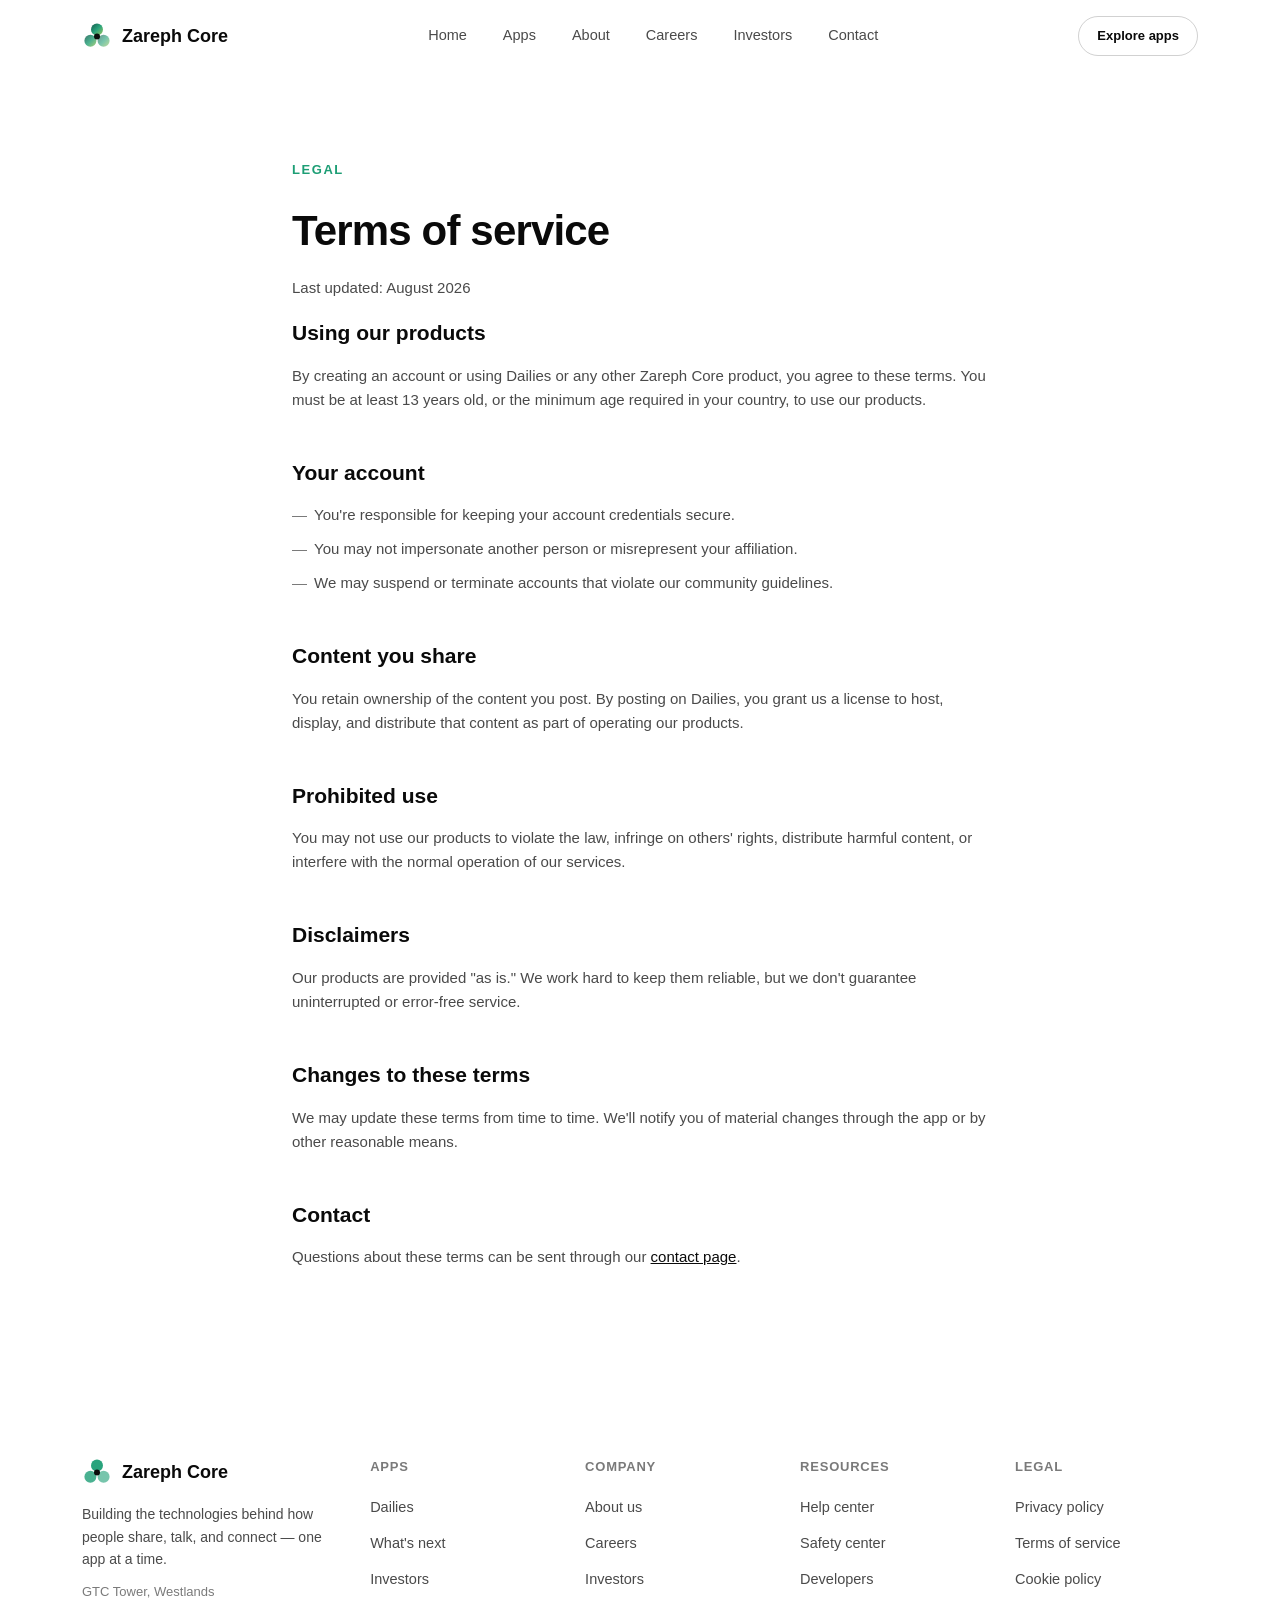
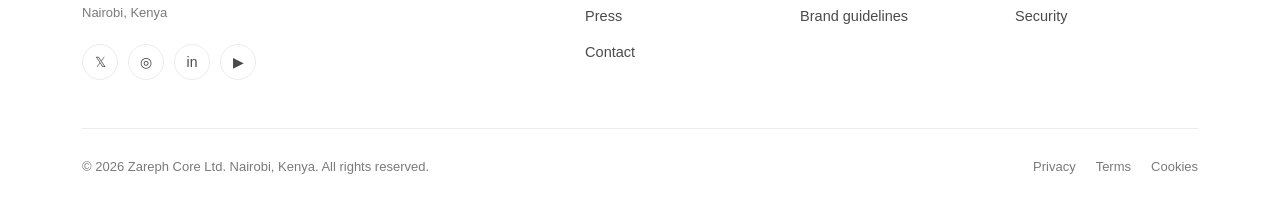
<file: terms-of-service.html>
<!DOCTYPE html>
<html lang="en">
<head>
<meta charset="UTF-8">
<meta name="viewport" content="width=device-width, initial-scale=1.0">
<title>Terms of Service — Zareph Core</title>
<meta name="description" content="Zareph Core's terms of service.">
<link rel="icon" href="assets/favicon.svg" type="image/svg+xml">
<link rel="stylesheet" href="css/variables.css">
<link rel="stylesheet" href="css/nav.css">
<link rel="stylesheet" href="css/doc-page.css">
<link rel="stylesheet" href="css/footer.css">
</head>
<body>

<div id="nav-placeholder"></div>

<main>
  <div class="container doc-page">
    <span class="section-label">Legal</span>
    <h1>Terms of service</h1>
    <p class="doc-updated">Last updated: August 2026</p>

    <h2>Using our products</h2>
    <p>By creating an account or using Dailies or any other Zareph Core product, you agree to these terms. You must be at least 13 years old, or the minimum age required in your country, to use our products.</p>

    <h2>Your account</h2>
    <ul>
      <li>You're responsible for keeping your account credentials secure.</li>
      <li>You may not impersonate another person or misrepresent your affiliation.</li>
      <li>We may suspend or terminate accounts that violate our community guidelines.</li>
    </ul>

    <h2>Content you share</h2>
    <p>You retain ownership of the content you post. By posting on Dailies, you grant us a license to host, display, and distribute that content as part of operating our products.</p>

    <h2>Prohibited use</h2>
    <p>You may not use our products to violate the law, infringe on others' rights, distribute harmful content, or interfere with the normal operation of our services.</p>

    <h2>Disclaimers</h2>
    <p>Our products are provided "as is." We work hard to keep them reliable, but we don't guarantee uninterrupted or error-free service.</p>

    <h2>Changes to these terms</h2>
    <p>We may update these terms from time to time. We'll notify you of material changes through the app or by other reasonable means.</p>

    <h2>Contact</h2>
    <p>Questions about these terms can be sent through our <a href="contact.html" style="color: var(--text-primary); text-decoration: underline;">contact page</a>.</p>
  </div>
</main>

<div id="footer-placeholder"></div>

<script src="js/include.js"></script>
<script src="js/nav.js"></script>
</body>
</html>
</file>
<file: css/variables.css>
:root {
  --core-teal-900: #04342C;
  --core-teal-800: #085041;
  --core-teal-600: #0F6E56;
  --core-green-600: #3B6D11;
  --core-green-400: #639922;
  --core-green-200: #1D9E75;
  --bg-dark: #FFFFFF;
  --bg-dark-2: #F5F6F5;
  --bg-card: #FAFBFA;
  --text-primary: #0A0A0A;
  --text-secondary: #4A4A4A;
  --text-muted: #7A7A7A;
  --border-soft: rgba(0, 0, 0, 0.08);
  --border-strong: rgba(0, 0, 0, 0.18);
  --gradient-core: linear-gradient(135deg, #085041 0%, #1D9E75 50%, #97C459 100%);
  --radius-sm: 8px;
  --radius-md: 14px;
  --radius-lg: 24px;
  --font-sans: -apple-system, BlinkMacSystemFont, "Segoe UI", Roboto, Helvetica, Arial, sans-serif;
  --max-width: 1180px;
}

* {
  box-sizing: border-box;
  margin: 0;
  padding: 0;
}

html {
  scroll-behavior: smooth;
}

body {
  font-family: var(--font-sans);
  background: var(--bg-dark);
  color: var(--text-primary);
  line-height: 1.6;
  -webkit-font-smoothing: antialiased;
  overflow-x: hidden;
}

img {
  max-width: 100%;
  display: block;
}

a {
  color: inherit;
  text-decoration: none;
}

ul {
  list-style: none;
}

button {
  font-family: inherit;
  cursor: pointer;
  border: none;
  background: none;
  color: inherit;
}

.container {
  max-width: var(--max-width);
  margin: 0 auto;
  padding: 0 32px;
}

.section-label {
  font-size: 13px;
  font-weight: 600;
  letter-spacing: 0.12em;
  text-transform: uppercase;
  color: var(--core-green-200);
  margin-bottom: 16px;
  display: block;
}

.section-heading {
  font-size: clamp(28px, 4vw, 44px);
  font-weight: 600;
  letter-spacing: -0.02em;
  line-height: 1.15;
  margin-bottom: 18px;
}

.section-sub {
  font-size: 17px;
  color: var(--text-secondary);
  max-width: 640px;
  margin-bottom: 48px;
}

.btn {
  display: inline-flex;
  align-items: center;
  gap: 8px;
  padding: 13px 26px;
  border-radius: 999px;
  font-size: 15px;
  font-weight: 600;
  transition: transform 0.15s ease, background 0.2s ease, border-color 0.2s ease;
}

.btn-primary {
  background: var(--gradient-core);
  color: #04140F;
}

.btn-primary:hover {
  transform: translateY(-2px);
}

.btn-outline {
  border: 1px solid var(--border-strong);
  color: var(--text-primary);
}

.btn-outline:hover {
  background: rgba(255, 255, 255, 0.06);
  transform: translateY(-2px);
}

.btn-sm {
  padding: 9px 18px;
  font-size: 13px;
}

@media (max-width: 720px) {
  .container {
    padding: 0 20px;
  }
}
</file>
<file: css/nav.css>
.navbar {
  position: fixed;
  top: 0;
  left: 0;
  right: 0;
  z-index: 1000;
  background: rgba(255, 255, 255, 0.7);
  backdrop-filter: blur(16px);
  -webkit-backdrop-filter: blur(16px);
  border-bottom: 1px solid transparent;
  transition: border-color 0.3s ease, background 0.3s ease;
}

.navbar.scrolled {
  border-bottom-color: var(--border-soft);
  background: rgba(255, 255, 255, 0.92);
}

.nav-inner {
  max-width: var(--max-width);
  margin: 0 auto;
  padding: 0 32px;
  height: 72px;
  display: flex;
  align-items: center;
  justify-content: space-between;
}

.brand {
  display: flex;
  align-items: center;
  gap: 10px;
  font-size: 18px;
  font-weight: 600;
}

.brand-mark {
  width: 30px;
  height: 30px;
}

.nav-links {
  display: flex;
  align-items: center;
  gap: 36px;
}

.nav-links a {
  font-size: 14.5px;
  font-weight: 500;
  color: var(--text-secondary);
  transition: color 0.2s ease;
  position: relative;
}

.nav-links a:hover,
.nav-links a.active {
  color: var(--text-primary);
}

.nav-actions {
  display: flex;
  align-items: center;
  gap: 12px;
}

.nav-toggle {
  display: none;
  flex-direction: column;
  gap: 5px;
  padding: 6px;
}

.nav-toggle span {
  width: 22px;
  height: 2px;
  background: var(--text-primary);
  border-radius: 2px;
  transition: transform 0.25s ease, opacity 0.25s ease;
}

.mobile-menu {
  display: none;
  position: fixed;
  top: 72px;
  left: 0;
  right: 0;
  bottom: 0;
  background: var(--bg-dark);
  z-index: 999;
  padding: 24px 32px 40px;
  overflow-y: auto;
}

.mobile-menu.open {
  display: block;
}

.mobile-menu a {
  display: block;
  font-size: 20px;
  font-weight: 500;
  padding: 16px 0;
  border-bottom: 1px solid var(--border-soft);
  color: var(--text-primary);
}

.mobile-menu .btn {
  margin-top: 24px;
  width: 100%;
  justify-content: center;
}

@media (max-width: 860px) {
  .nav-links {
    display: none;
  }
  .nav-actions .btn-outline {
    display: none;
  }
  .nav-toggle {
    display: flex;
  }
}
</file>
<file: css/hero.css>
.hero {
  position: relative;
  padding: 200px 0 140px;
  overflow: hidden;
}

.hero-glow {
  position: absolute;
  top: -200px;
  left: 50%;
  transform: translateX(-50%);
  width: 900px;
  height: 700px;
  background: radial-gradient(circle, rgba(29, 158, 117, 0.28) 0%, rgba(29, 158, 117, 0) 65%);
  pointer-events: none;
  z-index: 0;
}

.hero-content {
  position: relative;
  z-index: 1;
  max-width: 780px;
  margin: 0 auto;
  text-align: center;
}

.hero-eyebrow {
  display: inline-flex;
  align-items: center;
  gap: 8px;
  padding: 7px 16px;
  border-radius: 999px;
  border: 1px solid var(--border-strong);
  font-size: 13px;
  font-weight: 500;
  color: var(--text-secondary);
  margin-bottom: 28px;
}

.hero-eyebrow .dot {
  width: 7px;
  height: 7px;
  border-radius: 50%;
  background: var(--core-green-200);
}

.hero h1 {
  font-size: clamp(38px, 6vw, 68px);
  font-weight: 600;
  letter-spacing: -0.03em;
  line-height: 1.08;
  margin-bottom: 24px;
}

.hero h1 .accent {
  background: var(--gradient-core);
  -webkit-background-clip: text;
  background-clip: text;
  color: transparent;
}

.hero p {
  font-size: 18px;
  color: var(--text-secondary);
  max-width: 560px;
  margin: 0 auto 40px;
}

.hero-cta {
  display: flex;
  justify-content: center;
  gap: 14px;
  flex-wrap: wrap;
  margin-bottom: 72px;
}

.hero-stats {
  position: relative;
  z-index: 1;
  display: grid;
  grid-template-columns: repeat(4, 1fr);
  gap: 24px;
  max-width: 900px;
  margin: 0 auto;
  padding-top: 56px;
  border-top: 1px solid var(--border-soft);
}

.stat {
  text-align: center;
}

.stat-num {
  font-size: 30px;
  font-weight: 600;
  letter-spacing: -0.01em;
  background: var(--gradient-core);
  -webkit-background-clip: text;
  background-clip: text;
  color: transparent;
}

.stat-label {
  font-size: 13px;
  color: var(--text-muted);
  margin-top: 6px;
}

@media (max-width: 720px) {
  .hero {
    padding: 150px 0 90px;
  }
  .hero-stats {
    grid-template-columns: repeat(2, 1fr);
    row-gap: 32px;
  }
}
</file>
<file: css/products.css>
.products {
  padding: 120px 0;
  border-top: 1px solid var(--border-soft);
}

.product-grid {
  display: grid;
  grid-template-columns: repeat(2, 1fr);
  gap: 20px;
}

.product-card {
  position: relative;
  background: var(--bg-card);
  border: 1px solid var(--border-soft);
  border-radius: var(--radius-lg);
  padding: 36px;
  overflow: hidden;
  transition: border-color 0.25s ease, transform 0.25s ease;
}

.product-card:hover {
  border-color: var(--border-strong);
  transform: translateY(-4px);
}

.product-card .glow {
  position: absolute;
  width: 260px;
  height: 260px;
  border-radius: 50%;
  top: -100px;
  right: -100px;
  opacity: 0.18;
  filter: blur(10px);
  pointer-events: none;
}

.product-icon {
  width: 52px;
  height: 52px;
  border-radius: 14px;
  display: flex;
  align-items: center;
  justify-content: center;
  font-size: 22px;
  font-weight: 700;
  margin-bottom: 24px;
  color: #04140F;
}

.product-card h3 {
  font-size: 22px;
  font-weight: 600;
  margin-bottom: 10px;
}

.product-card .tag {
  display: inline-block;
  font-size: 12px;
  font-weight: 600;
  color: var(--text-muted);
  letter-spacing: 0.06em;
  text-transform: uppercase;
  margin-bottom: 14px;
}

.product-card p {
  font-size: 15px;
  color: var(--text-secondary);
  margin-bottom: 22px;
}

.product-card .learn-link {
  font-size: 14px;
  font-weight: 600;
  color: var(--text-primary);
  display: inline-flex;
  align-items: center;
  gap: 6px;
}

.product-card .learn-link .arrow {
  transition: transform 0.2s ease;
}

.product-card:hover .learn-link .arrow {
  transform: translateX(4px);
}

.product-card.dailies .product-icon { background: #FFFFFF; border: 1px solid var(--border-soft); padding: 8px; }
.product-card.dailies .glow { background: #D85A30; }

.product-card.more .product-icon { background: linear-gradient(135deg, #AFA9EC, #534AB7); }
.product-card.more .glow { background: #534AB7; }

@media (max-width: 860px) {
  .product-grid {
    grid-template-columns: 1fr;
  }
}
</file>
<file: css/features.css>
.features {
  padding: 120px 0;
  background: var(--bg-dark-2);
  border-top: 1px solid var(--border-soft);
  border-bottom: 1px solid var(--border-soft);
}

.feature-grid {
  display: grid;
  grid-template-columns: repeat(3, 1fr);
  gap: 40px;
}

.feature-item .icon-badge {
  width: 44px;
  height: 44px;
  border-radius: 12px;
  background: rgba(29, 158, 117, 0.12);
  color: var(--core-teal-600);
  display: flex;
  align-items: center;
  justify-content: center;
  font-size: 20px;
  margin-bottom: 20px;
}

.feature-item h4 {
  font-size: 18px;
  font-weight: 600;
  margin-bottom: 10px;
}

.feature-item p {
  font-size: 14.5px;
  color: var(--text-secondary);
}

.mission {
  padding: 120px 0;
  text-align: center;
}

.mission-inner {
  max-width: 720px;
  margin: 0 auto;
}

.mission blockquote {
  font-size: clamp(24px, 3.4vw, 34px);
  font-weight: 500;
  line-height: 1.4;
  letter-spacing: -0.01em;
  margin-bottom: 28px;
}

.mission cite {
  font-size: 14px;
  color: var(--text-muted);
  font-style: normal;
}

.cta-band {
  margin: 0 auto 120px;
  max-width: var(--max-width);
  padding: 0 32px;
}

.cta-band-inner {
  background: linear-gradient(135deg, #04241D, #0A2A22);
  border: 1px solid var(--border-soft);
  border-radius: var(--radius-lg);
  padding: 64px 48px;
  text-align: center;
  position: relative;
  overflow: hidden;
}

.cta-band-inner::before {
  content: "";
  position: absolute;
  inset: 0;
  background: var(--gradient-core);
  opacity: 0.08;
}

.cta-band-inner h2 {
  position: relative;
  font-size: clamp(26px, 4vw, 38px);
  font-weight: 600;
  margin-bottom: 16px;
  color: #FFFFFF;
}

.cta-band-inner p {
  position: relative;
  color: rgba(255, 255, 255, 0.72);
  font-size: 16px;
  margin-bottom: 32px;
}

.cta-band-inner .hero-cta {
  position: relative;
  margin-bottom: 0;
}

.cta-band-inner .btn-outline {
  color: #FFFFFF;
  border-color: rgba(255, 255, 255, 0.3);
}

.cta-band-inner .btn-outline:hover {
  background: rgba(255, 255, 255, 0.1);
}

@media (max-width: 860px) {
  .feature-grid {
    grid-template-columns: 1fr;
    gap: 32px;
  }
  .cta-band-inner {
    padding: 48px 28px;
  }
}
</file>
<file: css/footer.css>
.site-footer {
  padding: 72px 0 32px;
}

.footer-top {
  display: grid;
  grid-template-columns: 1.4fr repeat(4, 1fr);
  gap: 32px;
  padding-bottom: 48px;
  border-bottom: 1px solid var(--border-soft);
}

.footer-brand .brand {
  margin-bottom: 16px;
}

.footer-brand p {
  font-size: 14px;
  color: var(--text-secondary);
  max-width: 260px;
  margin-bottom: 20px;
}

.footer-social {
  display: flex;
  gap: 10px;
}

.footer-social a {
  width: 36px;
  height: 36px;
  border-radius: 50%;
  border: 1px solid var(--border-soft);
  display: flex;
  align-items: center;
  justify-content: center;
  font-size: 14px;
  color: var(--text-secondary);
  transition: border-color 0.2s ease, color 0.2s ease;
}

.footer-social a:hover {
  border-color: var(--border-strong);
  color: var(--text-primary);
}

.footer-col h5 {
  font-size: 13px;
  font-weight: 600;
  letter-spacing: 0.06em;
  text-transform: uppercase;
  color: var(--text-muted);
  margin-bottom: 18px;
}

.footer-col a {
  display: block;
  font-size: 14.5px;
  color: var(--text-secondary);
  margin-bottom: 13px;
  transition: color 0.2s ease;
}

.footer-col a:hover {
  color: var(--text-primary);
}

.footer-bottom {
  display: flex;
  align-items: center;
  justify-content: space-between;
  padding-top: 28px;
  font-size: 13px;
  color: var(--text-muted);
  flex-wrap: wrap;
  gap: 12px;
}

.footer-bottom .legal-links {
  display: flex;
  gap: 20px;
}

@media (max-width: 860px) {
  .footer-top {
    grid-template-columns: repeat(2, 1fr);
  }
}

@media (max-width: 540px) {
  .footer-top {
    grid-template-columns: 1fr;
  }
}
</file>
<file: css/apps-page.css>
.page-header {
  padding-top: 160px;
  padding-bottom: 60px;
  text-align: center;
}

.page-header .section-label {
  display: block;
  text-align: center;
}

.page-header h1 {
  font-size: clamp(32px, 5vw, 52px);
  font-weight: 600;
  letter-spacing: -0.02em;
  margin-bottom: 18px;
}

.page-header p {
  color: var(--text-secondary);
  font-size: 17px;
  max-width: 560px;
  margin: 0 auto;
}

.app-detail {
  display: grid;
  grid-template-columns: 1fr 1fr;
  gap: 60px;
  align-items: center;
  padding: 90px 0;
  border-top: 1px solid var(--border-soft);
}

.app-detail:nth-child(even) .app-visual {
  order: 2;
}

.app-detail-tag {
  display: inline-flex;
  align-items: center;
  gap: 8px;
  font-size: 13px;
  font-weight: 600;
  letter-spacing: 0.06em;
  text-transform: uppercase;
  color: var(--text-muted);
  margin-bottom: 20px;
}

.app-detail-tag .dot {
  width: 8px;
  height: 8px;
  border-radius: 50%;
}

.app-detail h2 {
  font-size: clamp(26px, 3.6vw, 38px);
  font-weight: 600;
  margin-bottom: 18px;
  letter-spacing: -0.02em;
}

.app-detail p.lead {
  font-size: 16px;
  color: var(--text-secondary);
  margin-bottom: 28px;
  max-width: 480px;
}

.app-detail-list {
  display: flex;
  flex-direction: column;
  gap: 14px;
  margin-bottom: 32px;
}

.app-detail-list li {
  display: flex;
  align-items: flex-start;
  gap: 12px;
  font-size: 14.5px;
  color: var(--text-secondary);
}

.app-detail-list .check {
  flex-shrink: 0;
  width: 20px;
  height: 20px;
  border-radius: 50%;
  display: flex;
  align-items: center;
  justify-content: center;
  font-size: 11px;
  font-weight: 700;
  color: #04140F;
  margin-top: 1px;
}

.app-visual {
  position: relative;
  border-radius: var(--radius-lg);
  aspect-ratio: 4 / 3;
  display: flex;
  align-items: center;
  justify-content: center;
  overflow: hidden;
  border: 1px solid var(--border-soft);
}

.app-visual .mock-icon {
  font-size: 64px;
  font-weight: 700;
  color: rgba(255, 255, 255, 0.92);
}

.app-detail.dailies .app-visual { background: linear-gradient(135deg, #4A1B0C, #D85A30); }
.app-detail.dailies .app-detail-tag .dot { background: #D85A30; }
.app-detail.dailies .app-detail-list .check { background: #D85A30; }

@media (max-width: 860px) {
  .app-detail,
  .app-detail:nth-child(even) .app-visual {
    grid-template-columns: 1fr;
    order: 0;
  }
  .app-detail {
    display: flex;
    flex-direction: column-reverse;
    gap: 32px;
  }
}
</file>
<file: css/about-page.css>
.values {
  padding: 100px 0;
  border-top: 1px solid var(--border-soft);
}

.value-grid {
  display: grid;
  grid-template-columns: repeat(2, 1fr);
  gap: 24px;
}

.value-card {
  background: var(--bg-card);
  border: 1px solid var(--border-soft);
  border-radius: var(--radius-md);
  padding: 32px;
}

.value-card .num {
  font-size: 13px;
  font-weight: 700;
  color: var(--core-green-200);
  margin-bottom: 14px;
  letter-spacing: 0.06em;
}

.value-card h4 {
  font-size: 19px;
  font-weight: 600;
  margin-bottom: 10px;
}

.value-card p {
  font-size: 14.5px;
  color: var(--text-secondary);
}

.team-section {
  padding: 100px 0;
  background: var(--bg-dark-2);
  border-top: 1px solid var(--border-soft);
  border-bottom: 1px solid var(--border-soft);
}

.team-grid {
  display: grid;
  grid-template-columns: repeat(4, 1fr);
  gap: 20px;
}

.team-card {
  text-align: center;
}

.team-avatar {
  width: 88px;
  height: 88px;
  border-radius: 50%;
  margin: 0 auto 16px;
  display: flex;
  align-items: center;
  justify-content: center;
  font-size: 26px;
  font-weight: 600;
  color: #04140F;
}

.team-card h5 {
  font-size: 16px;
  font-weight: 600;
  margin-bottom: 4px;
}

.team-card span {
  font-size: 13px;
  color: var(--text-muted);
}

.timeline {
  padding: 100px 0;
}

.timeline-row {
  display: grid;
  grid-template-columns: 120px 1fr;
  gap: 28px;
  padding: 28px 0;
  border-top: 1px solid var(--border-soft);
}

.timeline-row:first-of-type {
  border-top: none;
}

.timeline-year {
  font-size: 20px;
  font-weight: 600;
  color: var(--core-green-200);
}

.timeline-copy h4 {
  font-size: 17px;
  font-weight: 600;
  margin-bottom: 6px;
}

.timeline-copy p {
  font-size: 14.5px;
  color: var(--text-secondary);
  max-width: 560px;
}

.contact-section {
  padding: 100px 0 40px;
  text-align: center;
}

.contact-section h2 {
  font-size: clamp(26px, 4vw, 36px);
  font-weight: 600;
  margin-bottom: 16px;
}

.contact-section p {
  color: var(--text-secondary);
  font-size: 16px;
  max-width: 520px;
  margin: 0 auto 32px;
}

@media (max-width: 860px) {
  .value-grid {
    grid-template-columns: 1fr;
  }
  .team-grid {
    grid-template-columns: repeat(2, 1fr);
  }
  .timeline-row {
    grid-template-columns: 1fr;
    gap: 8px;
  }
}
</file>
<file: css/doc-page.css>
.doc-page {
  padding-top: 160px;
  padding-bottom: 100px;
  max-width: 760px;
  margin: 0 auto;
}

.doc-page .section-label {
  display: block;
}

.doc-page h1 {
  font-size: clamp(30px, 4.5vw, 42px);
  font-weight: 600;
  letter-spacing: -0.02em;
  margin-bottom: 12px;
}

.doc-updated {
  font-size: 13px;
  color: var(--text-muted);
  margin-bottom: 48px;
}

.doc-page h2 {
  font-size: 21px;
  font-weight: 600;
  margin: 44px 0 14px;
}

.doc-page h2:first-of-type {
  margin-top: 0;
}

.doc-page p {
  font-size: 15px;
  color: var(--text-secondary);
  margin-bottom: 16px;
}

.doc-page ul {
  margin: 0 0 16px 0;
  padding-left: 0;
}

.doc-page ul li {
  list-style: none;
  position: relative;
  padding-left: 22px;
  font-size: 15px;
  color: var(--text-secondary);
  margin-bottom: 10px;
}

.doc-page ul li::before {
  content: "—";
  position: absolute;
  left: 0;
  color: var(--text-muted);
}

.doc-toc {
  display: flex;
  flex-wrap: wrap;
  gap: 8px;
  margin-bottom: 40px;
  padding: 20px;
  background: var(--bg-card);
  border: 1px solid var(--border-soft);
  border-radius: var(--radius-md);
}

.doc-toc a {
  font-size: 13px;
  font-weight: 500;
  color: var(--text-secondary);
  padding: 6px 12px;
  border-radius: 999px;
  border: 1px solid var(--border-soft);
}

.doc-toc a:hover {
  color: var(--text-primary);
  border-color: var(--border-strong);
}

/* Resource hub grid (help center, developers landing, etc.) */
.resource-grid {
  display: grid;
  grid-template-columns: repeat(3, 1fr);
  gap: 20px;
  padding-top: 20px;
  padding-bottom: 100px;
}

.resource-card {
  background: var(--bg-card);
  border: 1px solid var(--border-soft);
  border-radius: var(--radius-md);
  padding: 30px;
  transition: border-color 0.2s ease, transform 0.2s ease;
}

.resource-card:hover {
  border-color: var(--border-strong);
  transform: translateY(-3px);
}

.resource-card .icon-badge {
  width: 44px;
  height: 44px;
  border-radius: 12px;
  background: rgba(29, 158, 117, 0.12);
  color: var(--core-teal-600);
  display: flex;
  align-items: center;
  justify-content: center;
  font-size: 19px;
  margin-bottom: 18px;
}

.resource-card h4 {
  font-size: 17px;
  font-weight: 600;
  margin-bottom: 8px;
}

.resource-card p {
  font-size: 14px;
  color: var(--text-secondary);
  margin-bottom: 0;
}

/* Brand guideline swatches */
.brand-swatches {
  display: grid;
  grid-template-columns: repeat(4, 1fr);
  gap: 12px;
  margin-bottom: 20px;
}

.swatch {
  border-radius: var(--radius-sm);
  padding: 20px 14px;
  font-size: 12px;
  font-weight: 600;
  color: #fff;
  border: 1px solid var(--border-soft);
}

.swatch.light {
  color: #0A0A0A;
}

@media (max-width: 860px) {
  .resource-grid {
    grid-template-columns: 1fr;
  }
  .brand-swatches {
    grid-template-columns: repeat(2, 1fr);
  }
}
</file>
<file: css/careers-page.css>
.careers-intro {
  display: grid;
  grid-template-columns: 1.2fr 1fr;
  gap: 48px;
  padding-top: 80px;
  padding-bottom: 80px;
  align-items: start;
}

.careers-intro .stat-block {
  display: grid;
  grid-template-columns: repeat(2, 1fr);
  gap: 20px;
}

.careers-intro .stat-block .stat {
  background: var(--bg-card);
  border: 1px solid var(--border-soft);
  border-radius: var(--radius-md);
  padding: 22px;
  text-align: left;
}

.job-filters {
  display: flex;
  flex-wrap: wrap;
  gap: 10px;
  margin-bottom: 32px;
}

.job-filter {
  padding: 9px 18px;
  border-radius: 999px;
  border: 1px solid var(--border-soft);
  font-size: 13.5px;
  font-weight: 500;
  color: var(--text-secondary);
  transition: all 0.2s ease;
}

.job-filter.active,
.job-filter:hover {
  border-color: var(--border-strong);
  color: var(--text-primary);
  background: rgba(255, 255, 255, 0.05);
}

.job-list {
  border-top: 1px solid var(--border-soft);
}

.job-row {
  display: grid;
  grid-template-columns: 2fr 1fr 1fr auto;
  align-items: center;
  gap: 20px;
  padding: 24px 0;
  border-bottom: 1px solid var(--border-soft);
  transition: opacity 0.2s ease;
}

.job-row.hidden {
  display: none;
}

.job-title {
  font-size: 16px;
  font-weight: 600;
}

.job-meta {
  font-size: 13.5px;
  color: var(--text-muted);
}

.job-tag {
  display: inline-block;
  font-size: 12px;
  font-weight: 600;
  padding: 5px 12px;
  border-radius: 999px;
  color: var(--core-green-200);
  background: rgba(29, 158, 117, 0.14);
  width: fit-content;
}

.job-row .btn {
  white-space: nowrap;
}

.perks-section {
  padding: 100px 0;
  background: var(--bg-dark-2);
  border-top: 1px solid var(--border-soft);
  border-bottom: 1px solid var(--border-soft);
}

@media (max-width: 860px) {
  .careers-intro {
    grid-template-columns: 1fr;
  }
  .job-row {
    grid-template-columns: 1fr;
    gap: 8px;
    text-align: left;
  }
  .job-row .btn {
    margin-top: 8px;
    width: fit-content;
  }
}
</file>
<file: css/contact-page.css>
.contact-grid {
  display: grid;
  grid-template-columns: 1fr 1fr;
  gap: 60px;
  padding-top: 60px;
  padding-bottom: 100px;
}

.contact-form {
  display: flex;
  flex-direction: column;
  gap: 18px;
}

.form-row {
  display: grid;
  grid-template-columns: 1fr 1fr;
  gap: 16px;
}

.form-field {
  display: flex;
  flex-direction: column;
  gap: 8px;
}

.form-field label {
  font-size: 13.5px;
  font-weight: 500;
  color: var(--text-secondary);
}

.form-field input,
.form-field select,
.form-field textarea {
  background: var(--bg-card);
  border: 1px solid var(--border-soft);
  border-radius: var(--radius-sm);
  padding: 13px 16px;
  font-size: 14.5px;
  color: var(--text-primary);
  font-family: var(--font-sans);
  transition: border-color 0.2s ease;
}

.form-field input:focus,
.form-field select:focus,
.form-field textarea:focus {
  outline: none;
  border-color: var(--core-green-400);
}

.form-field textarea {
  resize: vertical;
  min-height: 120px;
}

.form-note {
  font-size: 13px;
  color: var(--text-muted);
}

.form-success {
  display: none;
  align-items: center;
  gap: 10px;
  padding: 14px 18px;
  border-radius: var(--radius-sm);
  background: rgba(29, 158, 117, 0.14);
  color: var(--core-green-200);
  font-size: 14px;
  font-weight: 500;
}

.form-success.show {
  display: flex;
}

.contact-info-card {
  background: var(--bg-card);
  border: 1px solid var(--border-soft);
  border-radius: var(--radius-lg);
  padding: 36px;
}

.contact-info-row {
  display: flex;
  gap: 16px;
  padding: 20px 0;
  border-bottom: 1px solid var(--border-soft);
}

.contact-info-row:last-child {
  border-bottom: none;
  padding-bottom: 0;
}

.contact-info-row:first-child {
  padding-top: 0;
}

.contact-info-icon {
  flex-shrink: 0;
  width: 40px;
  height: 40px;
  border-radius: 10px;
  background: rgba(29, 158, 117, 0.14);
  color: var(--core-green-200);
  display: flex;
  align-items: center;
  justify-content: center;
  font-size: 17px;
}

.contact-info-row h5 {
  font-size: 15px;
  font-weight: 600;
  margin-bottom: 4px;
}

.contact-info-row p,
.contact-info-row a {
  font-size: 14px;
  color: var(--text-secondary);
}

.map-frame {
  margin-top: 24px;
  border-radius: var(--radius-md);
  overflow: hidden;
  border: 1px solid var(--border-soft);
  aspect-ratio: 16 / 10;
}

.map-frame iframe {
  width: 100%;
  height: 100%;
  border: 0;
  filter: grayscale(0.2);
}

.offices-section {
  padding: 90px 0;
  background: var(--bg-dark-2);
  border-top: 1px solid var(--border-soft);
  border-bottom: 1px solid var(--border-soft);
}

.office-grid {
  display: grid;
  grid-template-columns: repeat(3, 1fr);
  gap: 20px;
}

.office-card {
  background: var(--bg-card);
  border: 1px solid var(--border-soft);
  border-radius: var(--radius-md);
  padding: 28px;
}

.office-card .office-tag {
  font-size: 12px;
  font-weight: 600;
  letter-spacing: 0.06em;
  text-transform: uppercase;
  color: var(--core-green-200);
  margin-bottom: 12px;
  display: block;
}

.office-card h4 {
  font-size: 18px;
  font-weight: 600;
  margin-bottom: 8px;
}

.office-card p {
  font-size: 14px;
  color: var(--text-secondary);
}

.location-chips {
  display: flex;
  flex-wrap: wrap;
  gap: 8px;
  margin-top: 4px;
}

.location-chip {
  font-size: 12.5px;
  font-weight: 500;
  color: var(--text-secondary);
  background: var(--bg-dark-2);
  border: 1px solid var(--border-soft);
  border-radius: 999px;
  padding: 5px 12px;
}

@media (max-width: 860px) {
  .contact-grid {
    grid-template-columns: 1fr;
    gap: 40px;
  }
  .form-row {
    grid-template-columns: 1fr;
  }
  .office-grid {
    grid-template-columns: 1fr;
  }
}
</file>
<file: css/investors-page.css>
.funding-summary {
  display: grid;
  grid-template-columns: repeat(4, 1fr);
  gap: 20px;
  padding-top: 20px;
  padding-bottom: 90px;
}

.funding-stat {
  background: var(--bg-card);
  border: 1px solid var(--border-soft);
  border-radius: var(--radius-md);
  padding: 26px;
  text-align: center;
}

.funding-stat .stat-num {
  font-size: 28px;
}

.investor-logos-section {
  padding: 90px 0;
  border-top: 1px solid var(--border-soft);
  border-bottom: 1px solid var(--border-soft);
  background: var(--bg-dark-2);
}

.logo-strip {
  display: grid;
  grid-template-columns: repeat(4, 1fr);
  gap: 20px;
}

.logo-tile {
  background: var(--bg-card);
  border: 1px solid var(--border-soft);
  border-radius: var(--radius-md);
  padding: 32px 20px;
  display: flex;
  flex-direction: column;
  align-items: center;
  justify-content: center;
  gap: 12px;
  text-align: center;
  min-height: 140px;
}

.logo-tile .logo-mark {
  width: 48px;
  height: 48px;
  border-radius: 10px;
  border: 1px solid var(--border-strong);
  display: flex;
  align-items: center;
  justify-content: center;
  font-size: 15px;
  font-weight: 700;
  color: var(--text-primary);
}

.logo-tile .logo-name {
  font-size: 13.5px;
  font-weight: 600;
  color: var(--text-secondary);
}

.logo-tile.placeholder {
  border-style: dashed;
  color: var(--text-muted);
}

.logo-tile.placeholder .logo-mark {
  border-style: dashed;
  color: var(--text-muted);
}

.logo-tile.placeholder .logo-name {
  color: var(--text-muted);
}

.rounds-section {
  padding-top: 90px;
  padding-bottom: 90px;
}

.round-row {
  display: grid;
  grid-template-columns: 140px 1fr 160px;
  gap: 24px;
  align-items: center;
  padding: 26px 0;
  border-top: 1px solid var(--border-soft);
}

.round-row:first-of-type {
  border-top: none;
}

.round-name {
  font-size: 17px;
  font-weight: 600;
}

.round-desc {
  font-size: 14px;
  color: var(--text-secondary);
}

.round-date {
  font-size: 13.5px;
  color: var(--text-muted);
  text-align: right;
}

.investor-contact {
  padding-top: 90px;
  padding-bottom: 40px;
  text-align: center;
}

@media (max-width: 860px) {
  .funding-summary {
    grid-template-columns: repeat(2, 1fr);
  }
  .logo-strip {
    grid-template-columns: repeat(2, 1fr);
  }
  .round-row {
    grid-template-columns: 1fr;
    gap: 6px;
    text-align: left;
  }
  .round-date {
    text-align: left;
  }
}
</file>
